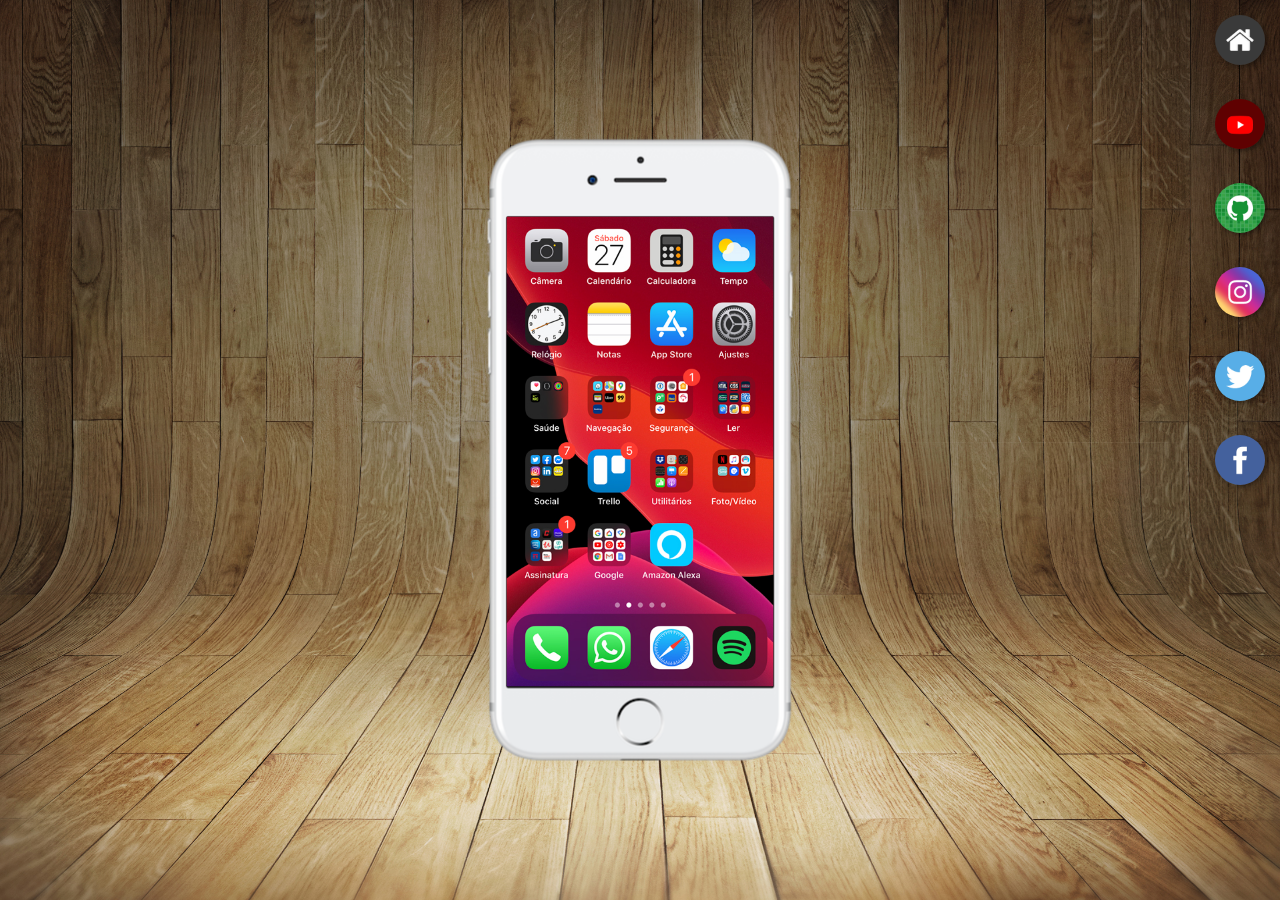
<file: index.html>
<!DOCTYPE html>
<html lang="pt-br">
<head>
    <meta charset="UTF-8">
    <meta http-equiv="X-UA-Compatible" content="IE=edge">
    <meta name="viewport" content="width=device-width, initial-scale=1.0">
    <title>Projeto Redes Sociais</title>
    <link rel="shortcut icon" href="pacote-d013/imagens/favicon.ico" type="image/x-icon">
    <link rel="stylesheet" href="estilos/styles.css">
</head>
<body>
    <main>
        <section id="telefone">
            <iframe src="home.html" frameborder="0" name="tela" id="tela">
                Seu navegador não é compativél com isso.
            </iframe>
        </section>
        <section id="redes-sociais">
            
                <a href="home.html" target="tela">
                    <img src="pacote-d013/imagens/logo-home.jpg" alt="home">
                </a>
                <a href="youtube.html" target="tela">
                    <img src="pacote-d013/imagens/logo-youtube.jpg" alt="youtube">
                </a>
                <a href="github.html" target="tela">
                    <img src="pacote-d013/imagens/logo-github.jpg" alt="github">
                </a>
                
                <a href="instagram.html" target="tela">
                    <img src="pacote-d013/imagens/logo-instagram.jpg" alt="instagram">
                </a>
                <a href="twitter.html" target="tela">
                    <img src="pacote-d013/imagens/logo-twitter.jpg" alt="twitter">
                </a>
                <a href="facebook.html" target="tela">
                    <img src="pacote-d013/imagens/logo-facebook.jpg" alt="facebook">
                </a>
            
        </section>
    </main>
</body>
</html>
</file>
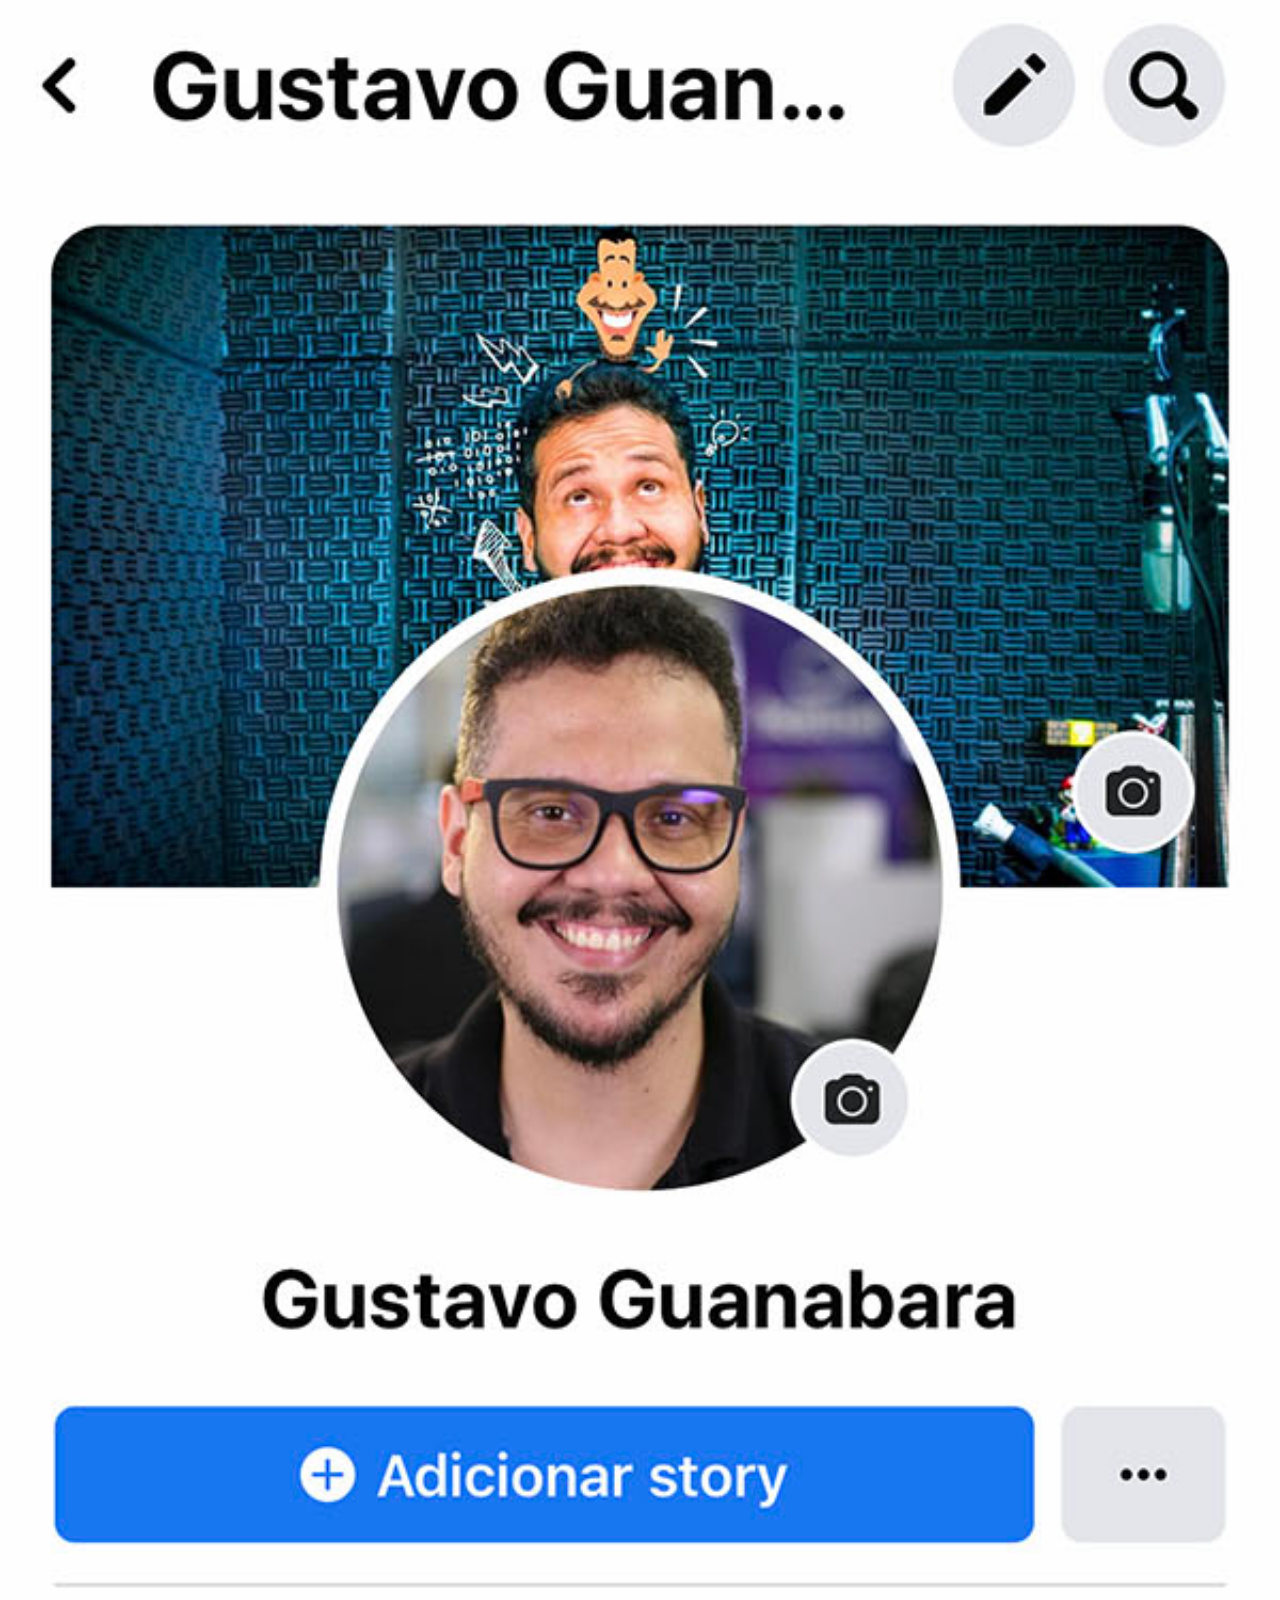
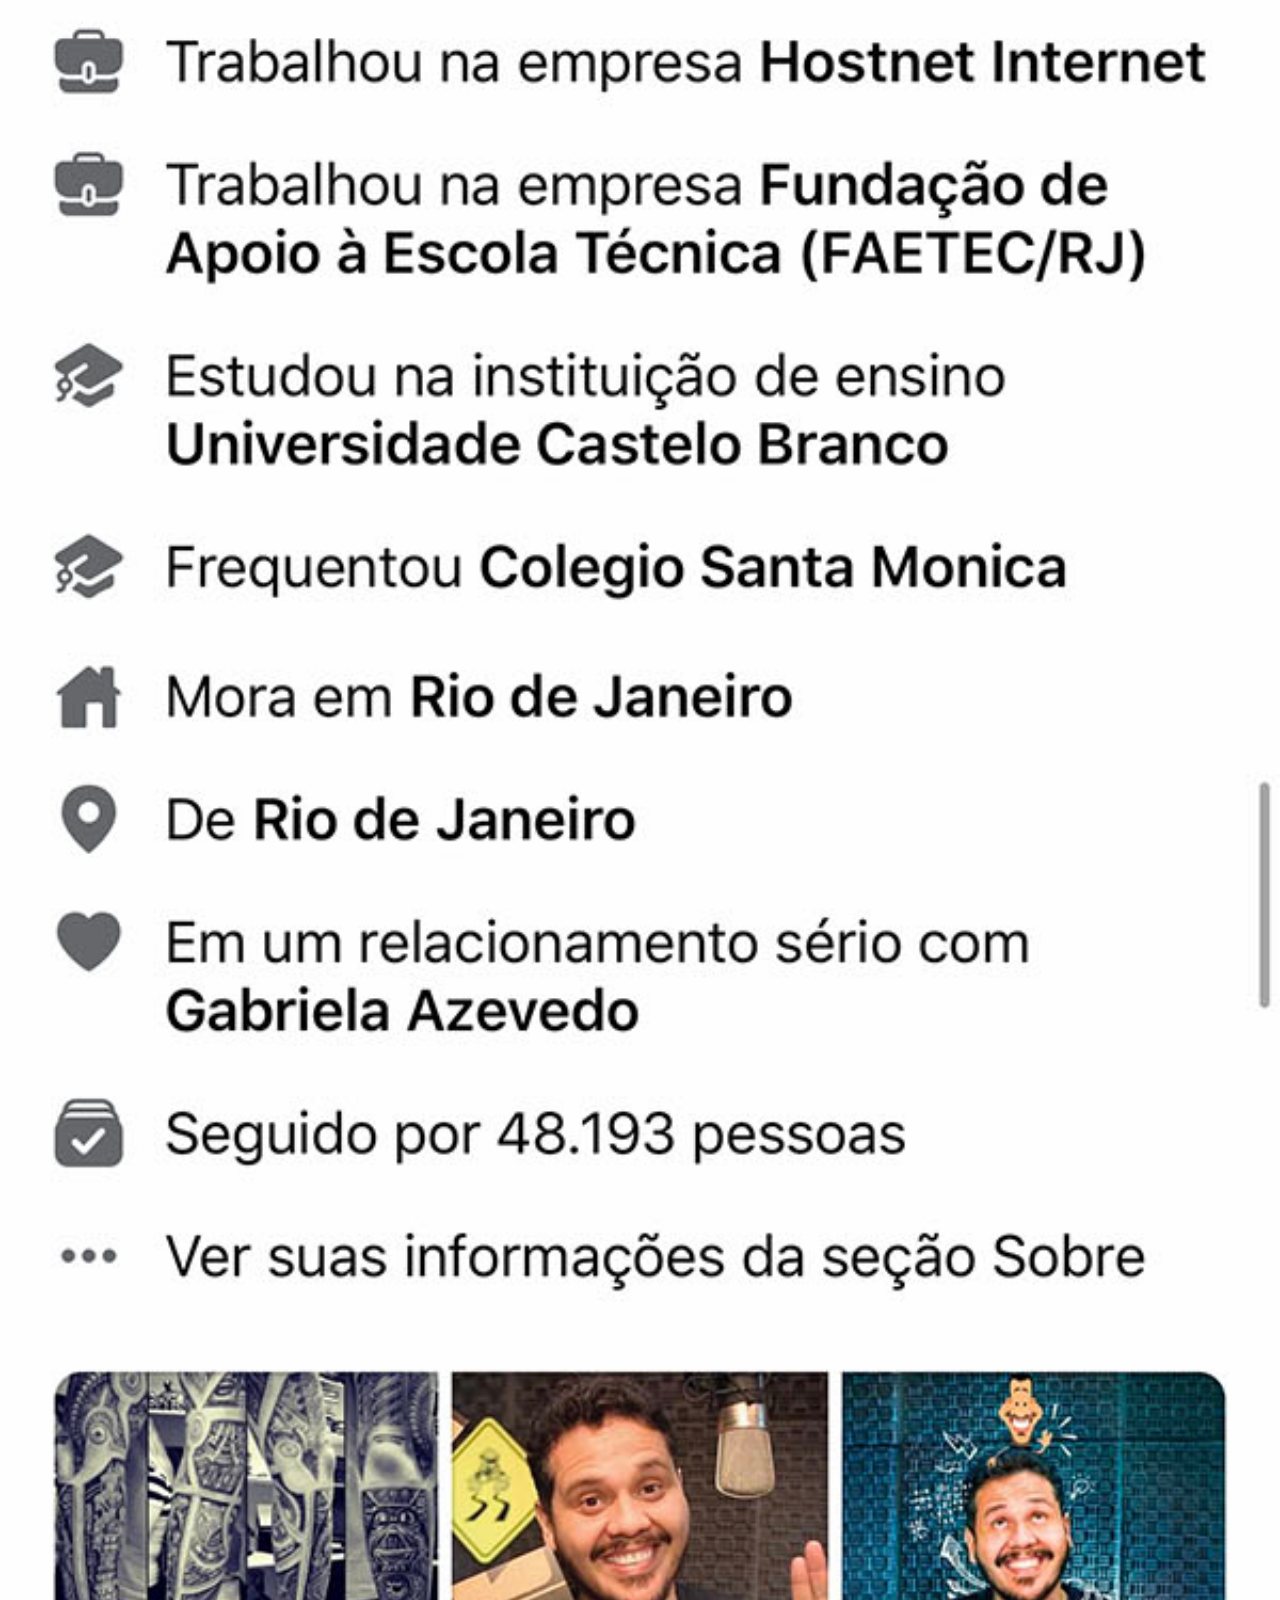
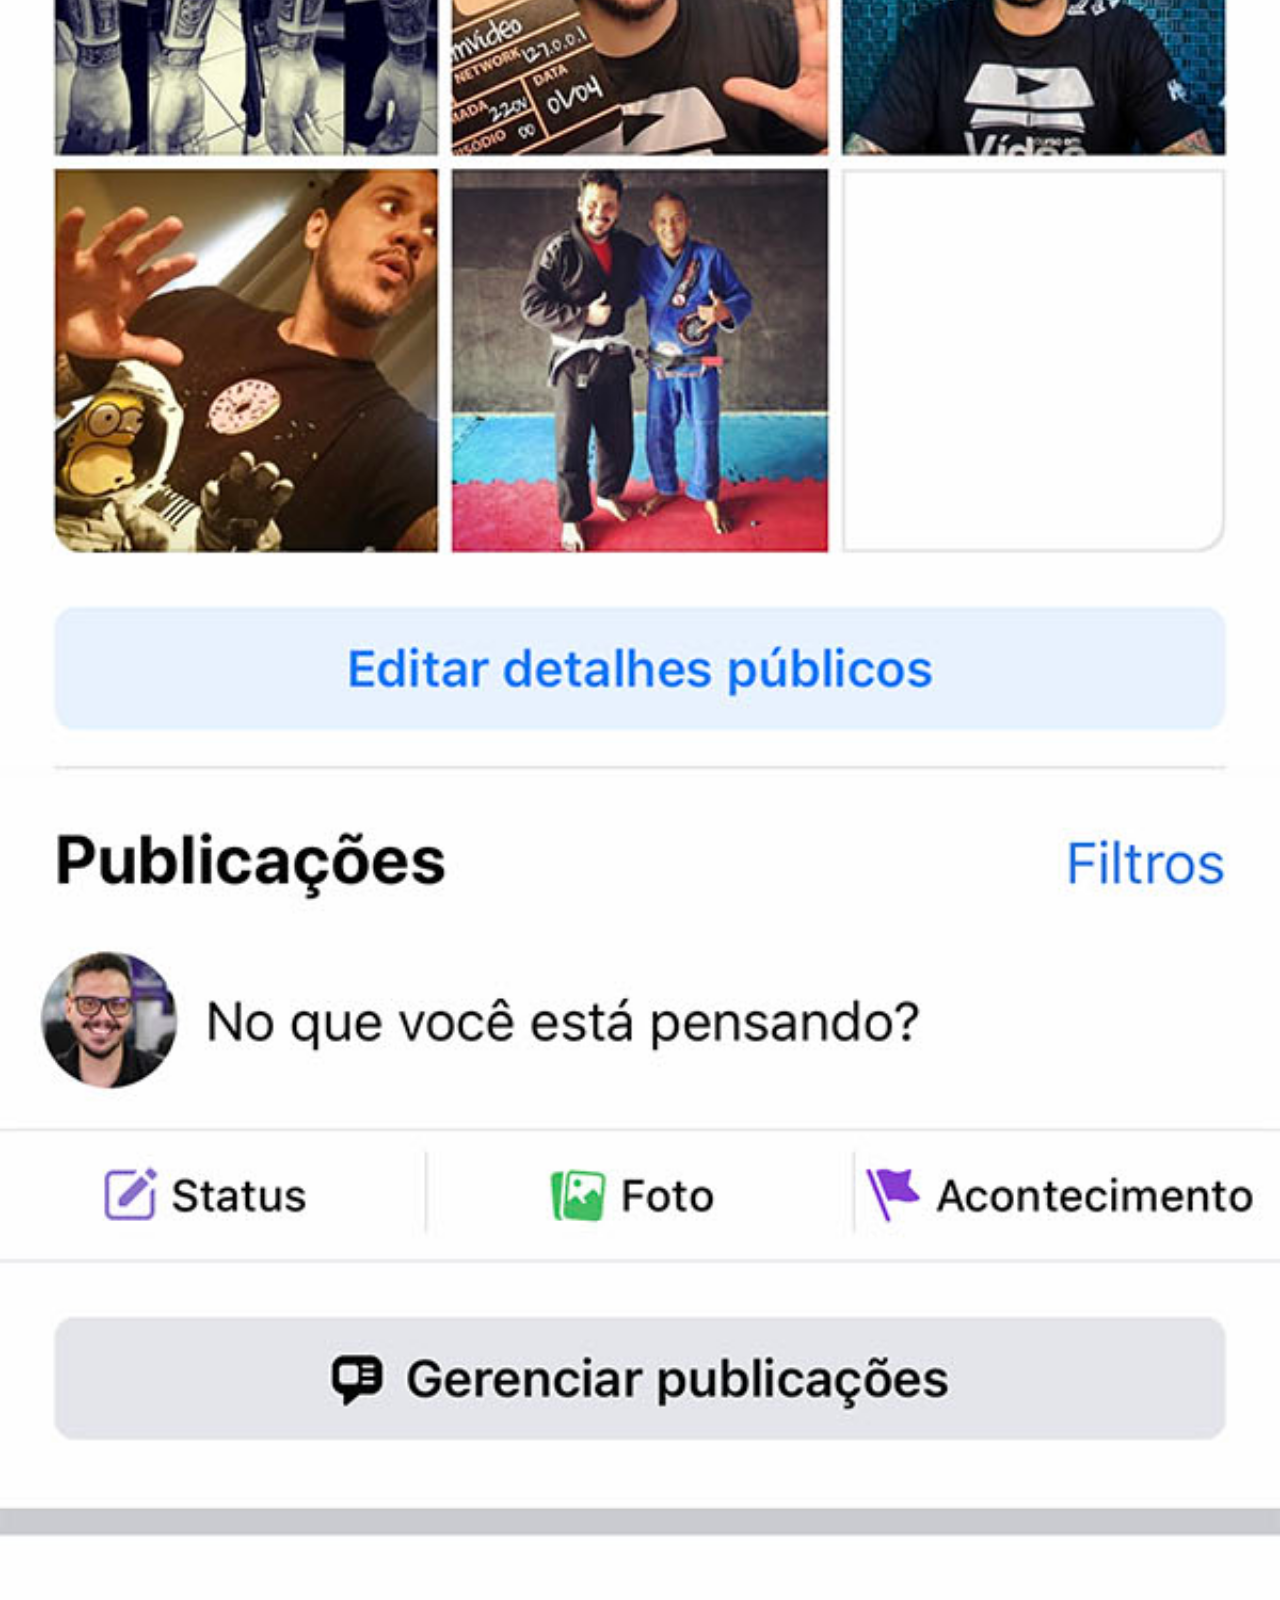
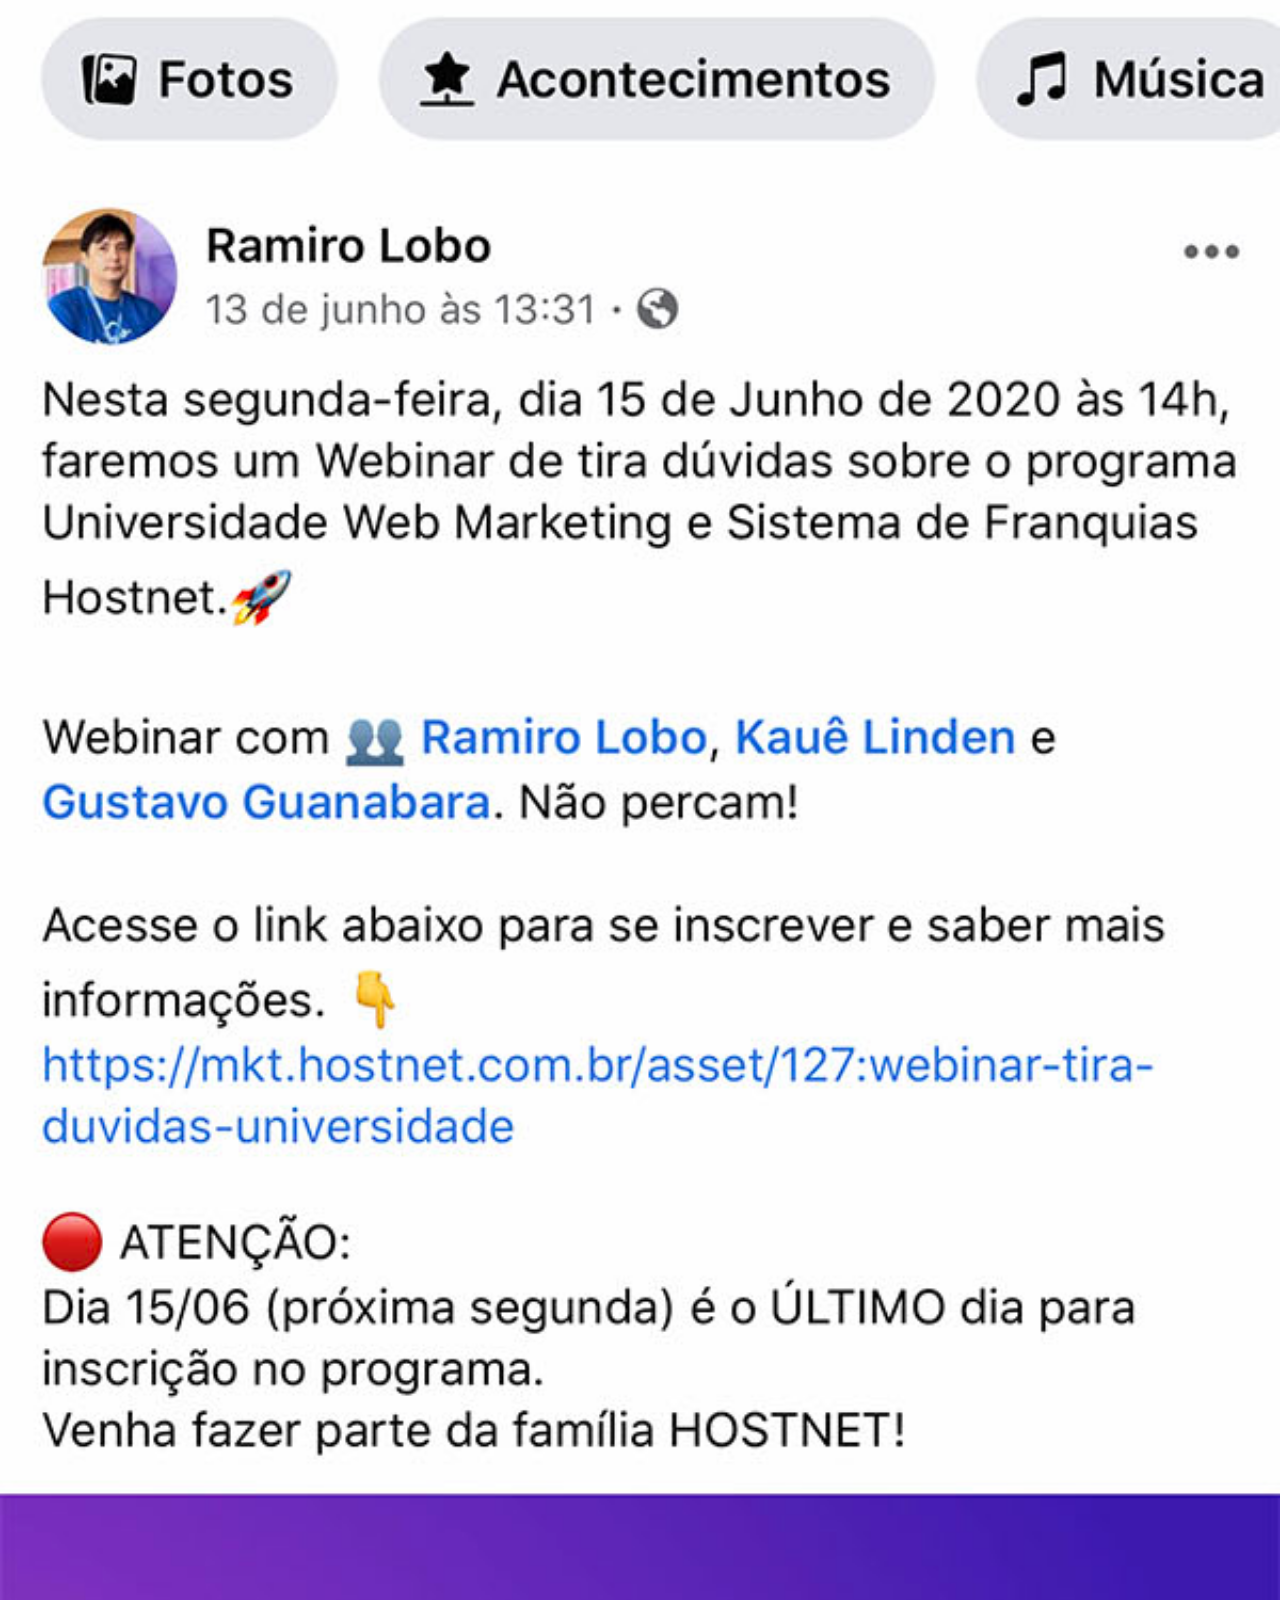
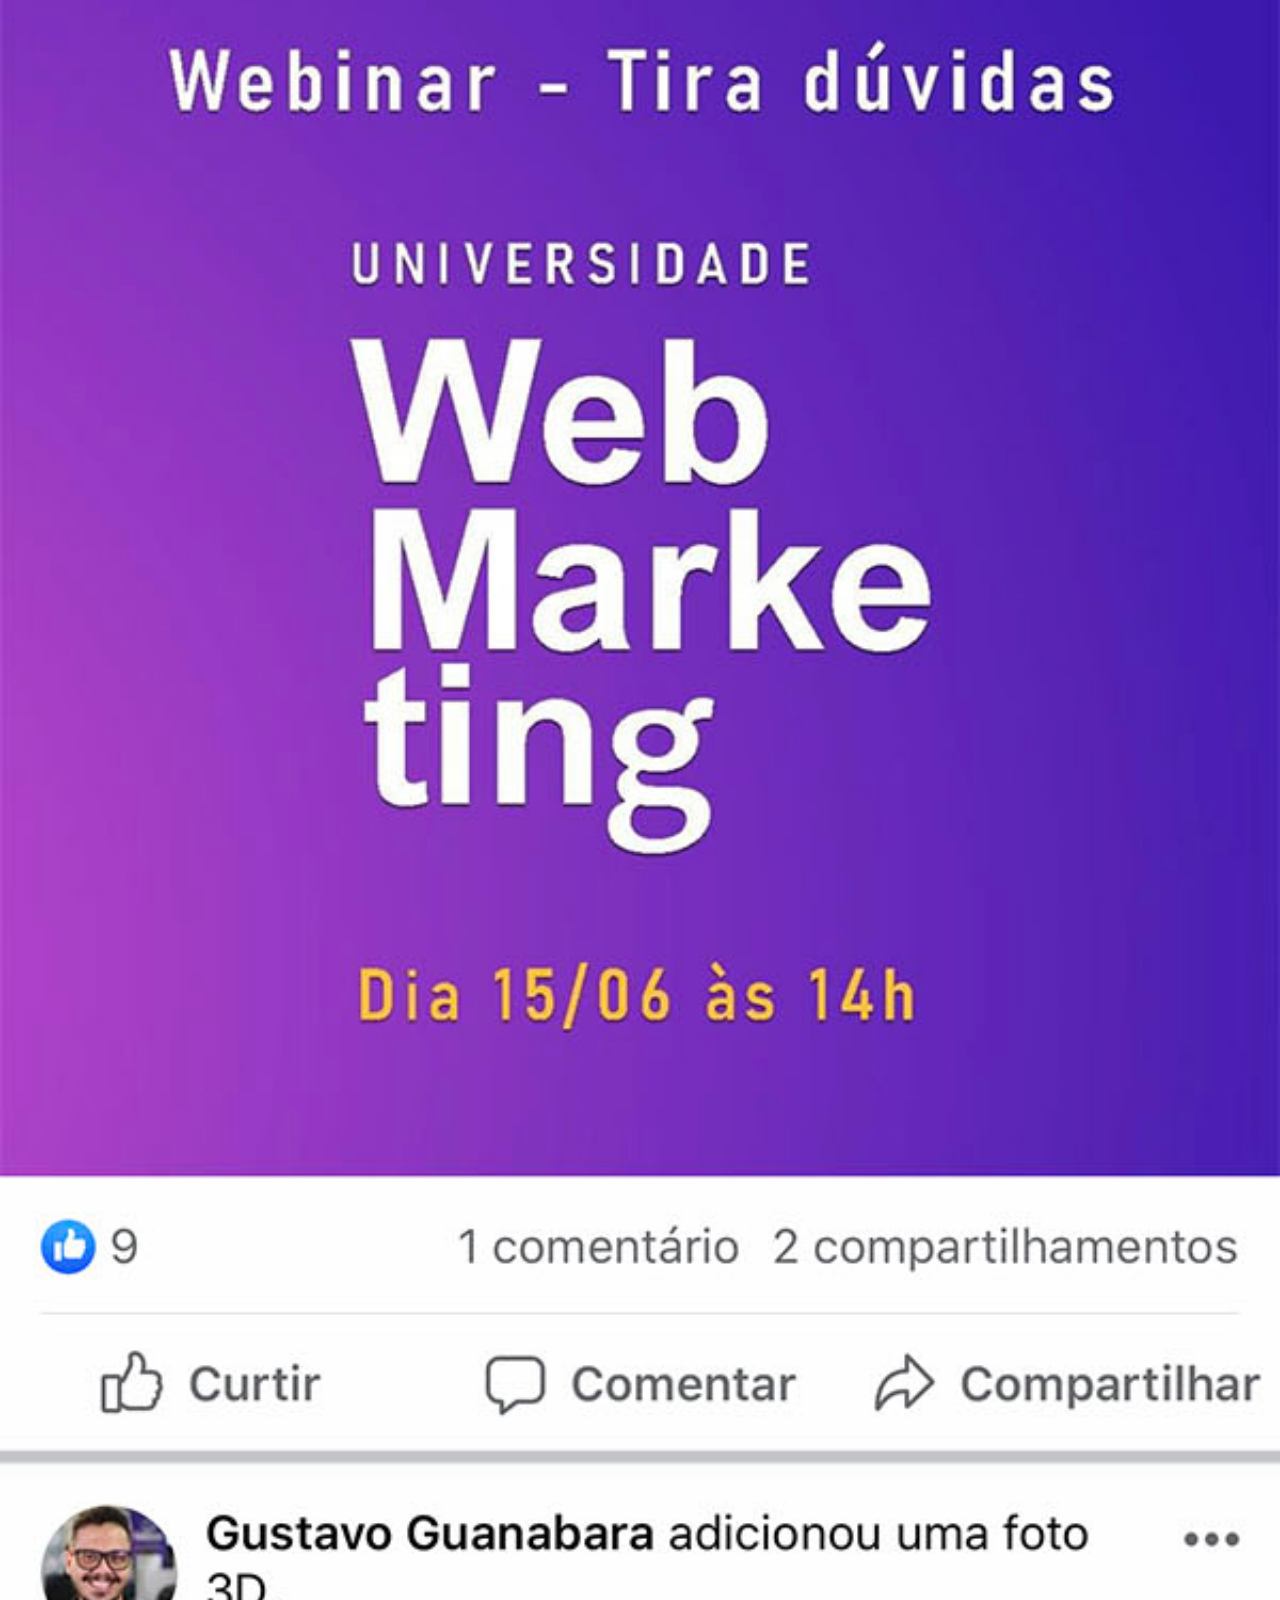
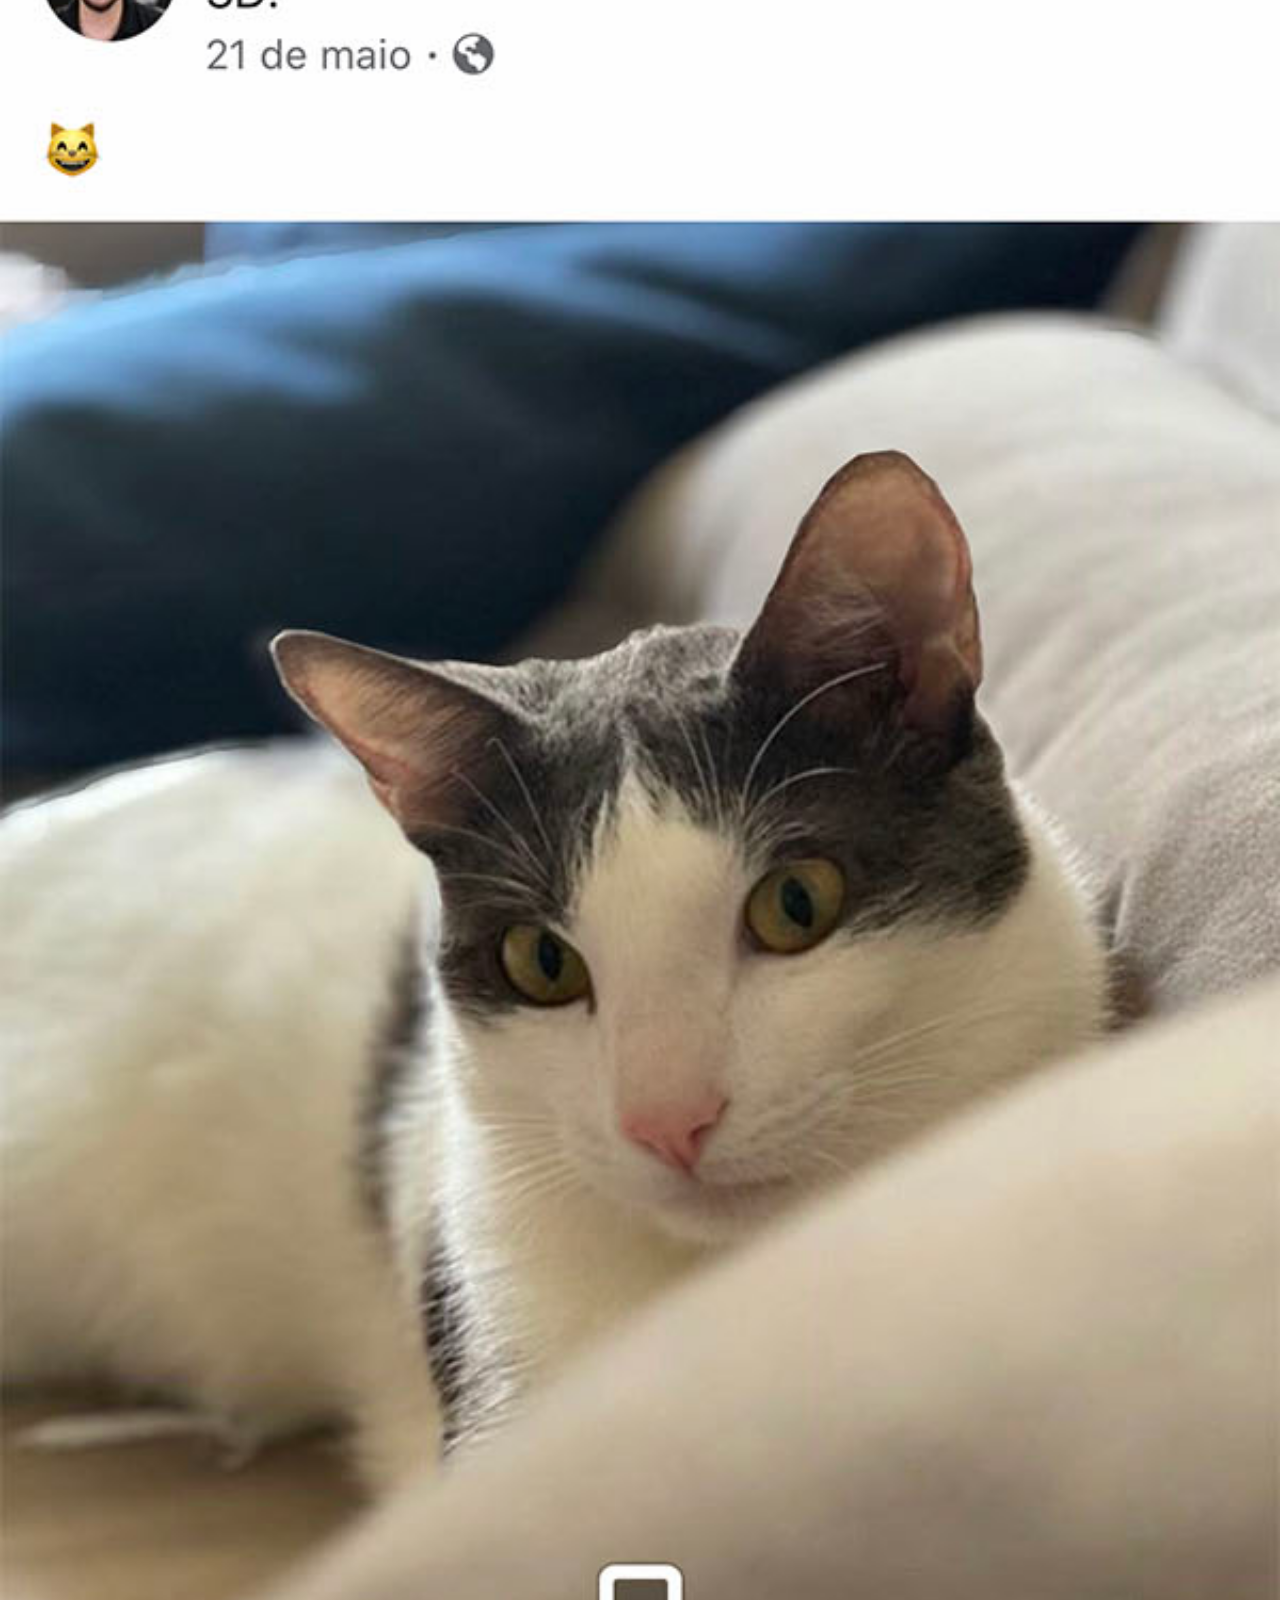
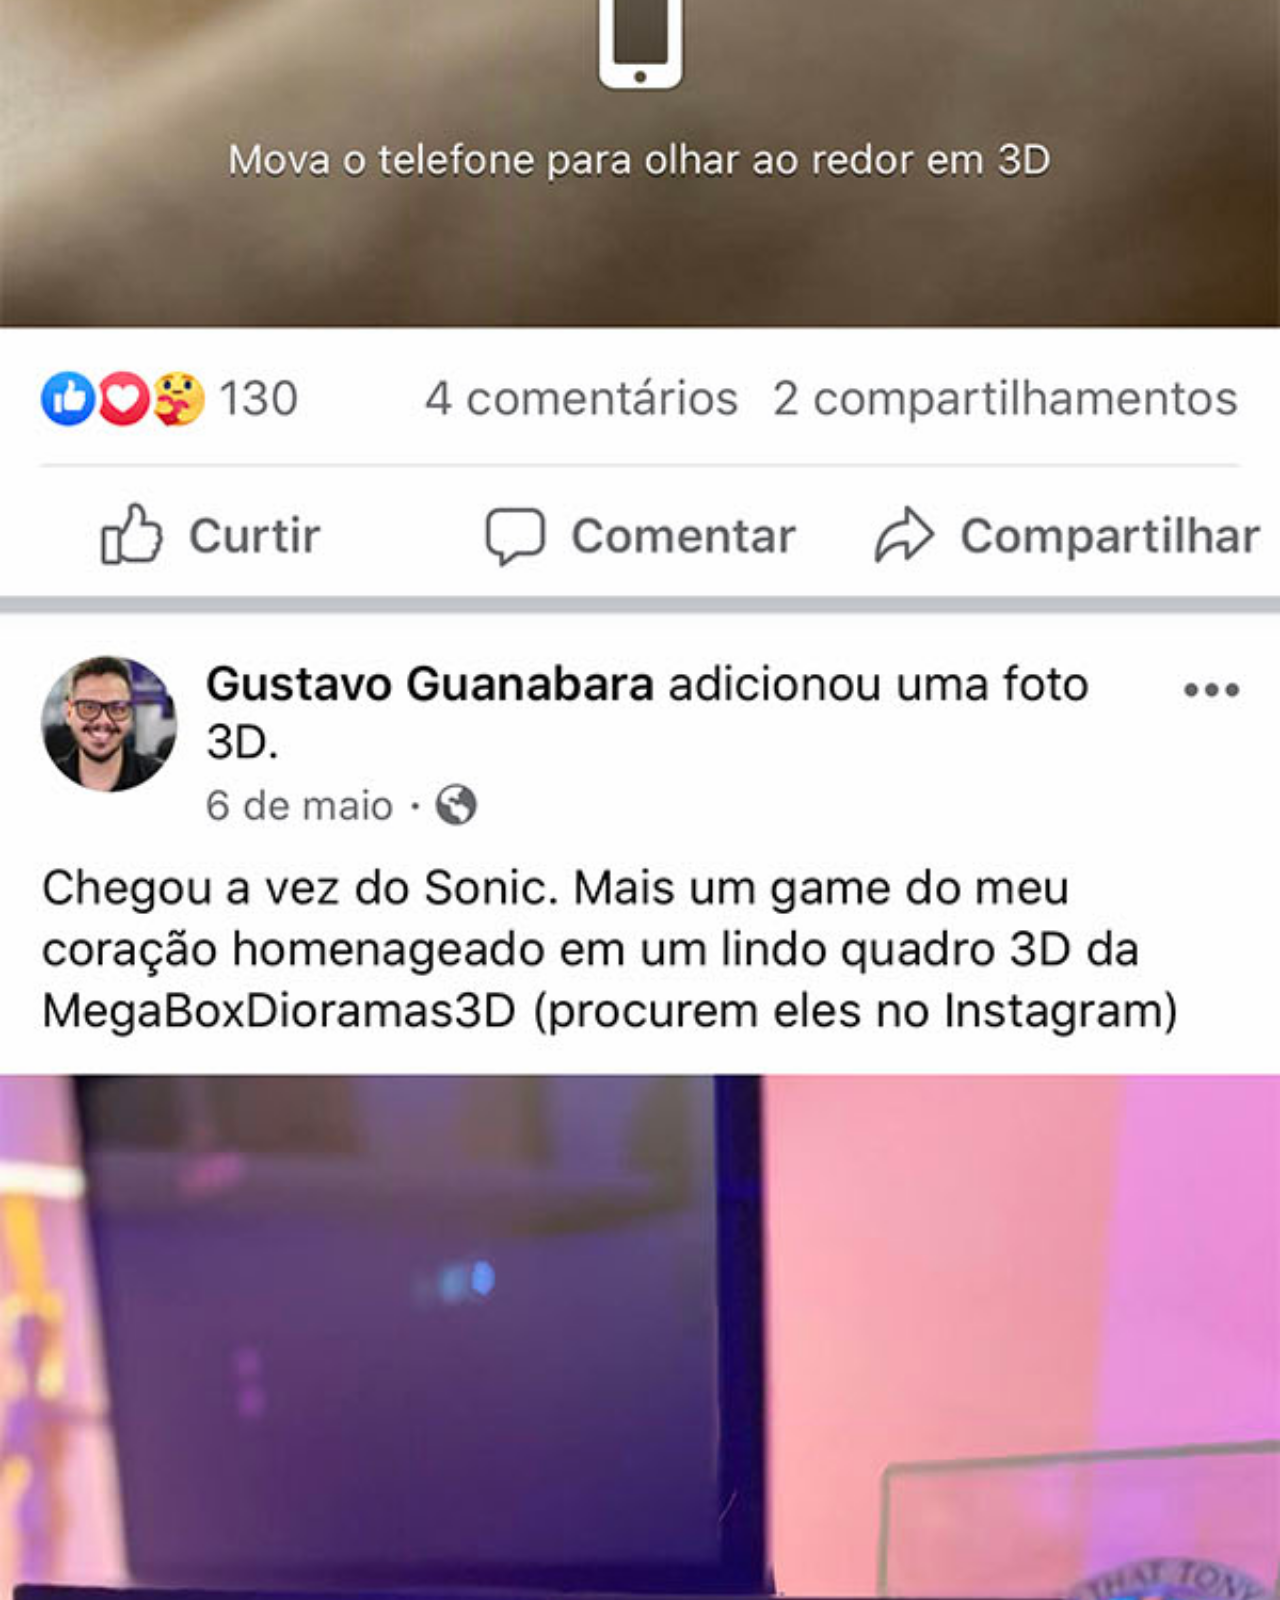
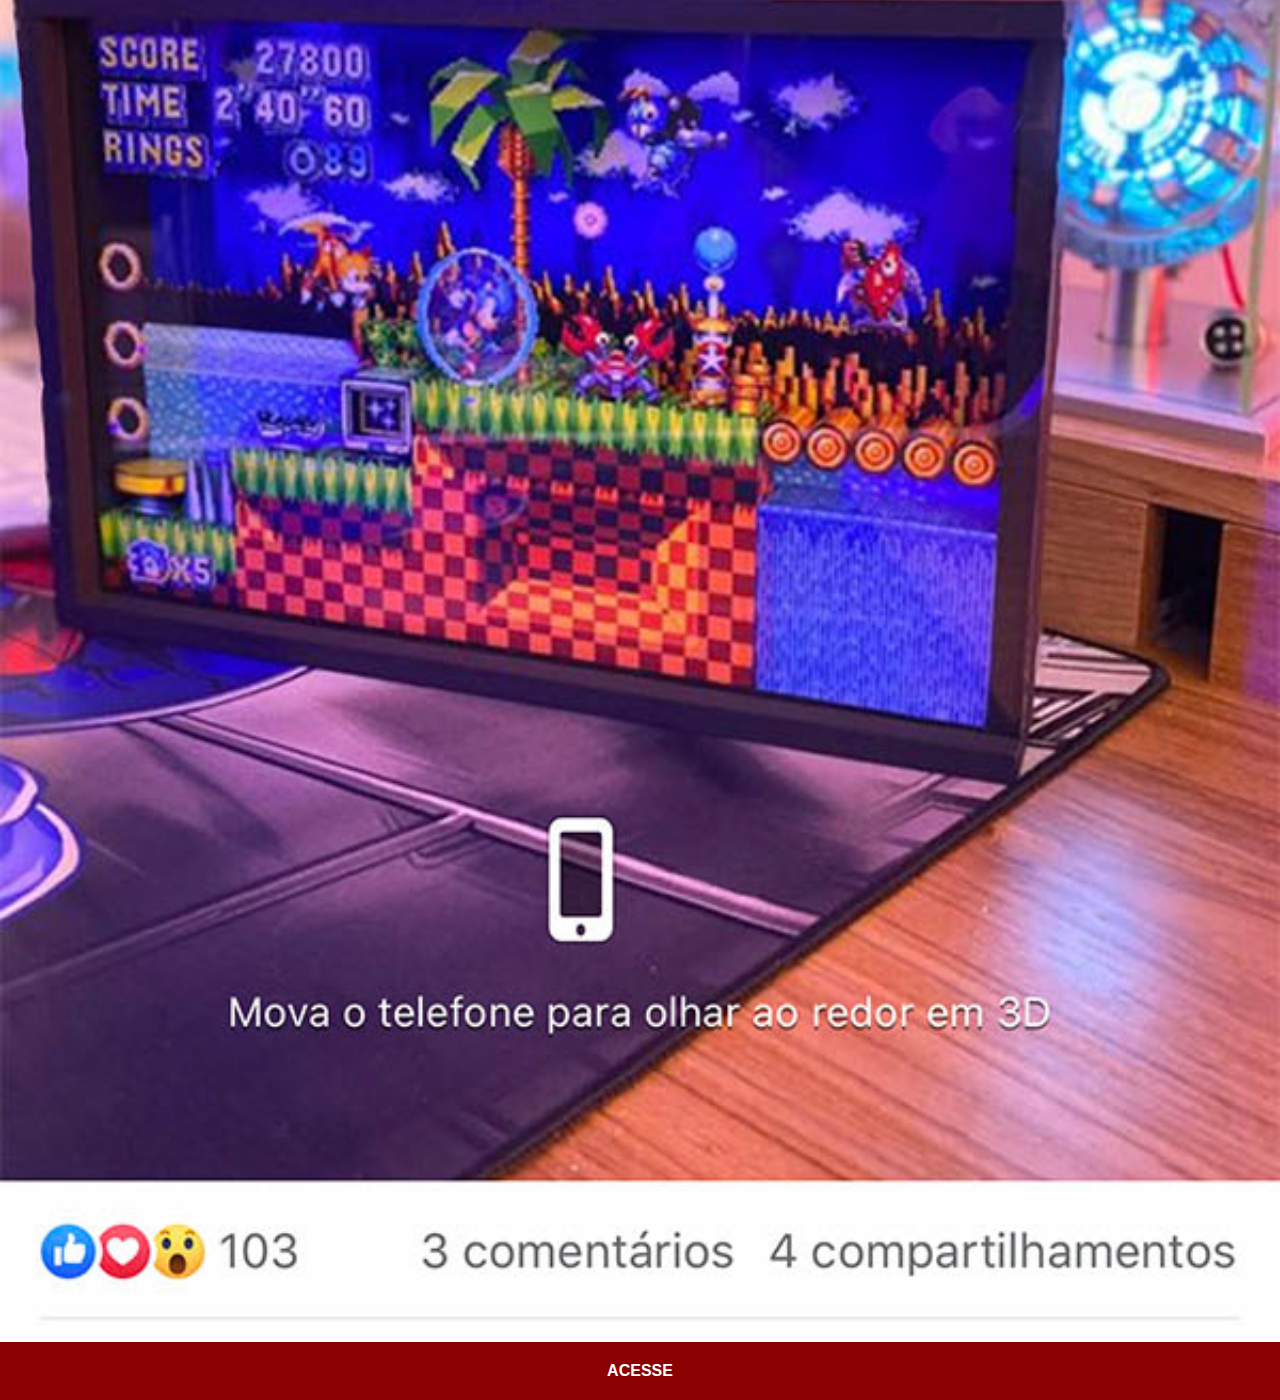
<file: facebook.html>
<!DOCTYPE html>
<html lang="pt-br">
<head>
    <meta charset="UTF-8">
    <meta http-equiv="X-UA-Compatible" content="IE=edge">
    <meta name="viewport" content="width=device-width, initial-scale=1.0">
    <title>Facebook</title>
    <link rel="stylesheet" href="estilos/social.css">
</head>
<body>
    <img src="pacote-d013/imagens/tela-facebook.jpg" alt="facebook">
    <a href="https://www.facebook.com/gustavoguanabara" target="_blank">
        ACESSE
    </a>
</body>
</html>
</file>
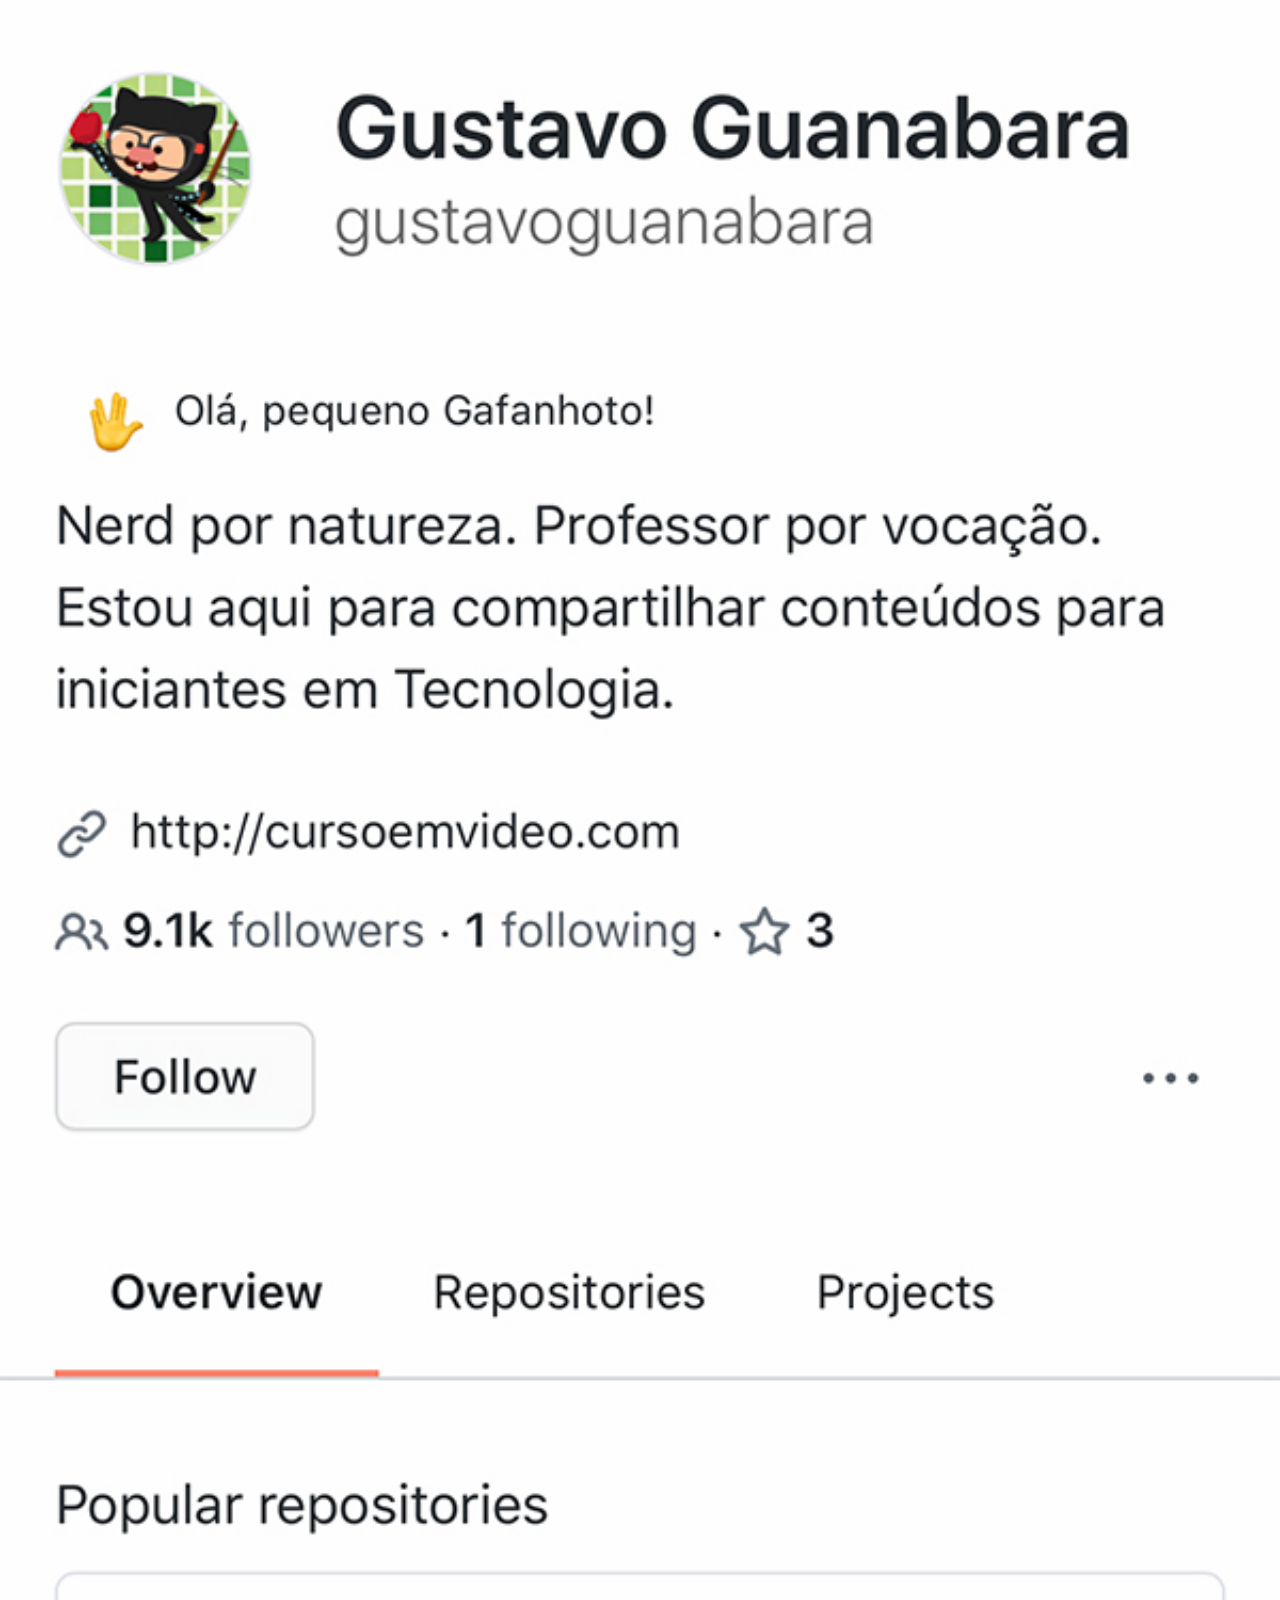
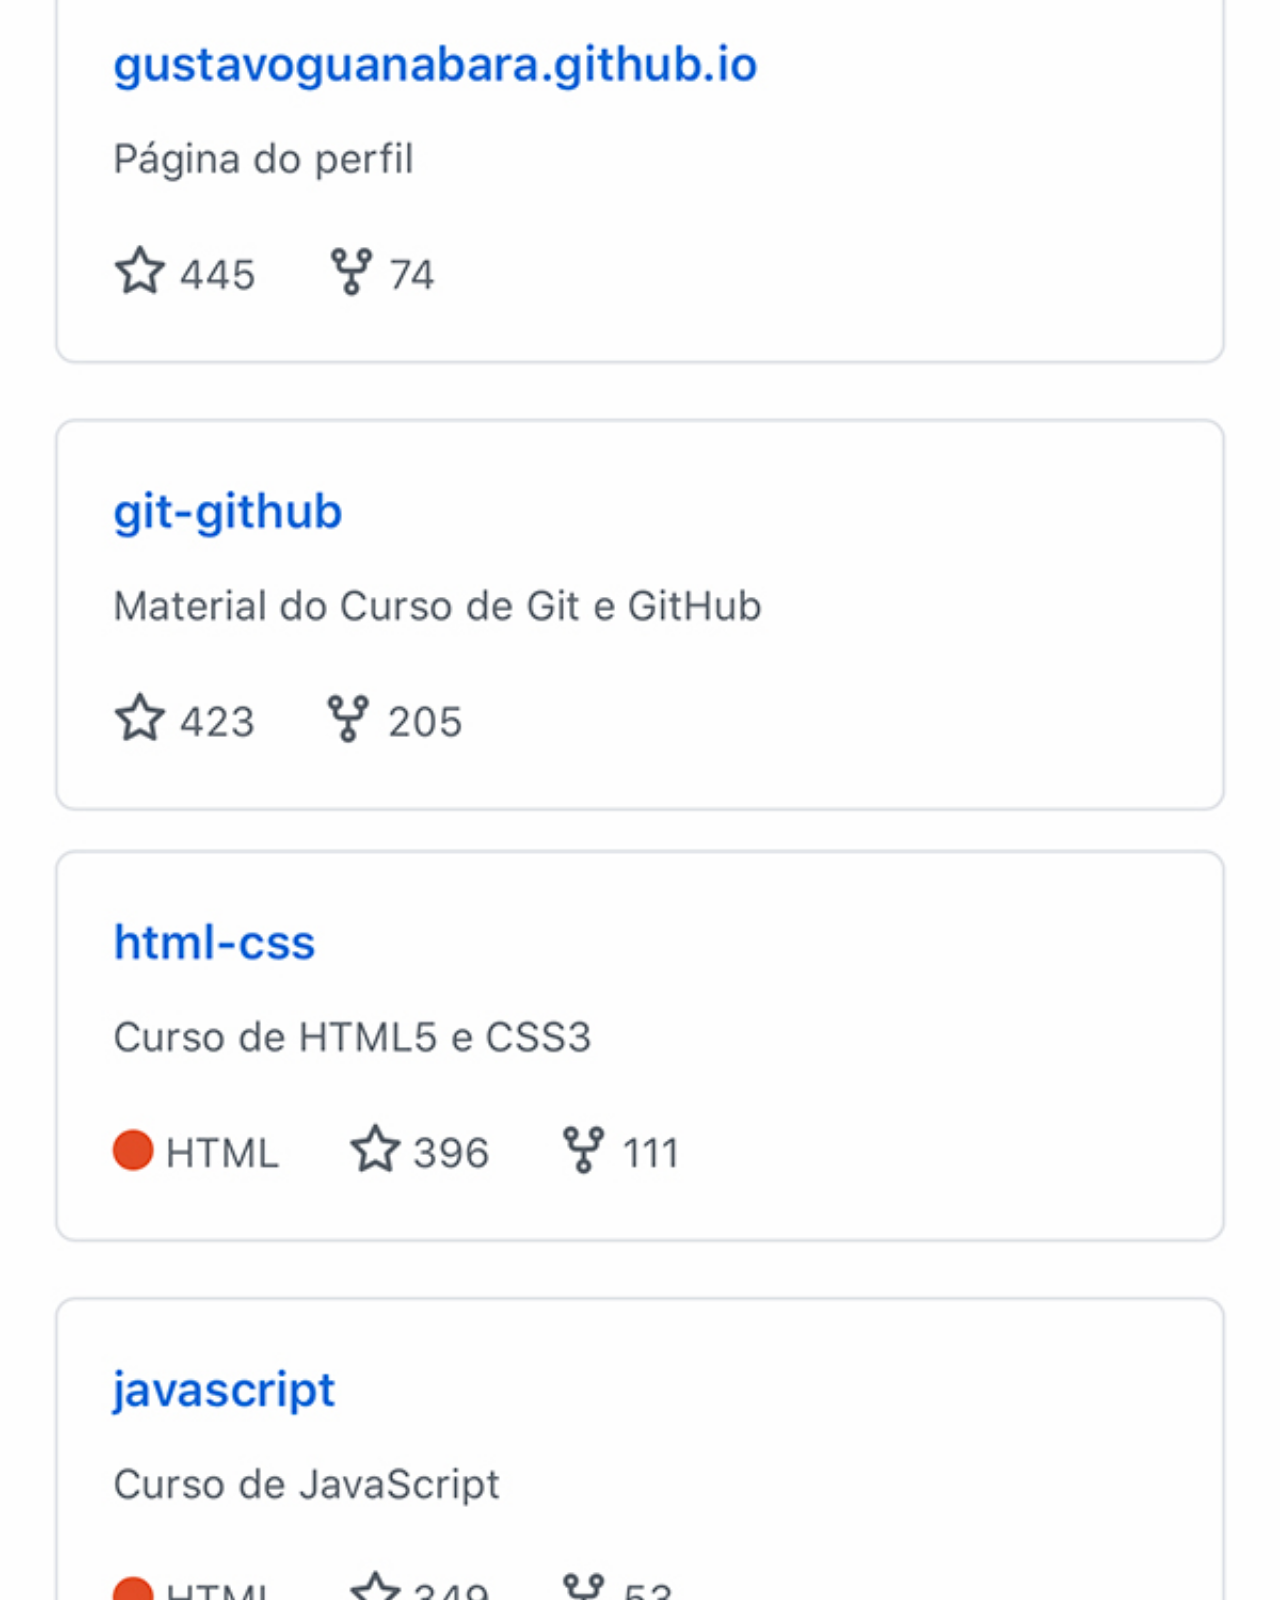
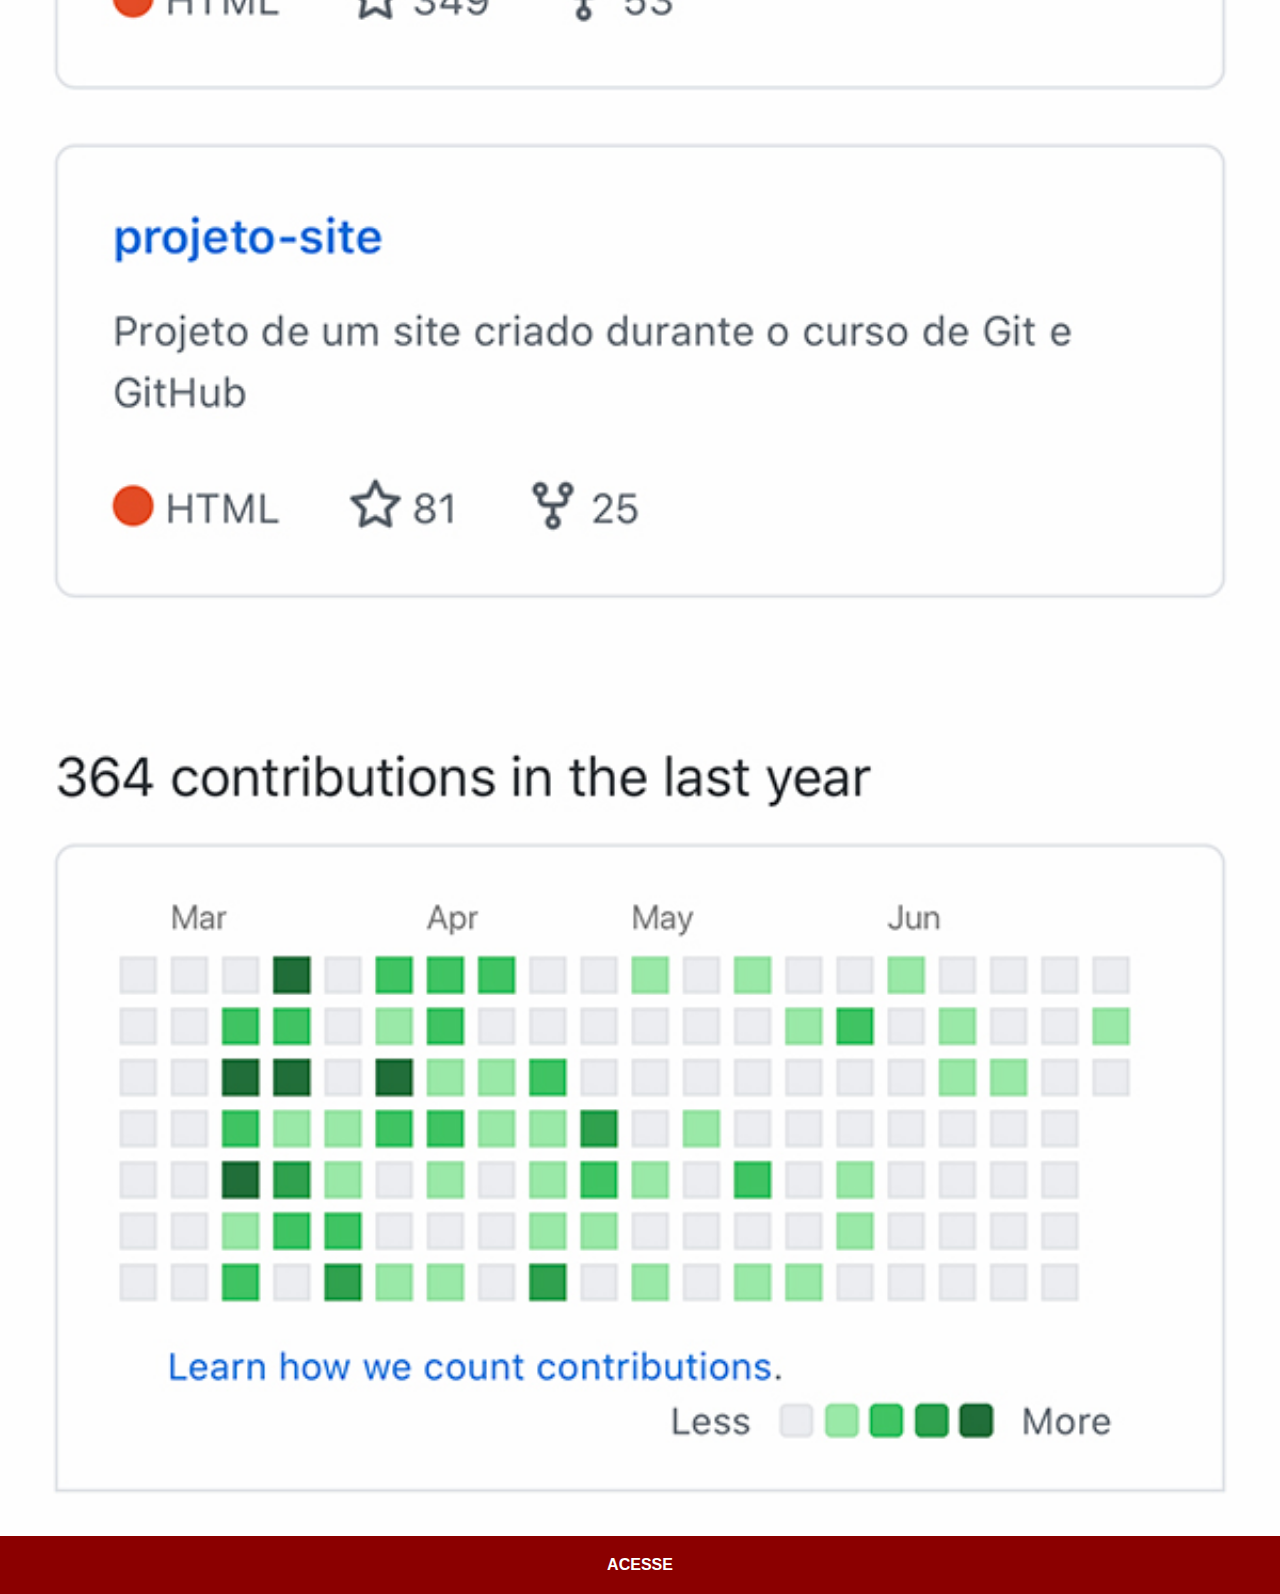
<file: github.html>
<!DOCTYPE html>
<html lang="pt-br">
<head>
    <meta charset="UTF-8">
    <meta http-equiv="X-UA-Compatible" content="IE=edge">
    <meta name="viewport" content="width=device-width, initial-scale=1.0">
    <title>Github</title>
    <link rel="stylesheet" href="estilos/social.css">
</head>
<body>
    <img src="pacote-d013/imagens/tela-github.jpg" alt="github">
    <a href="https://github.com/professorguanabara" target="_blank">
        ACESSE
    </a>
</body>
</html>
</file>
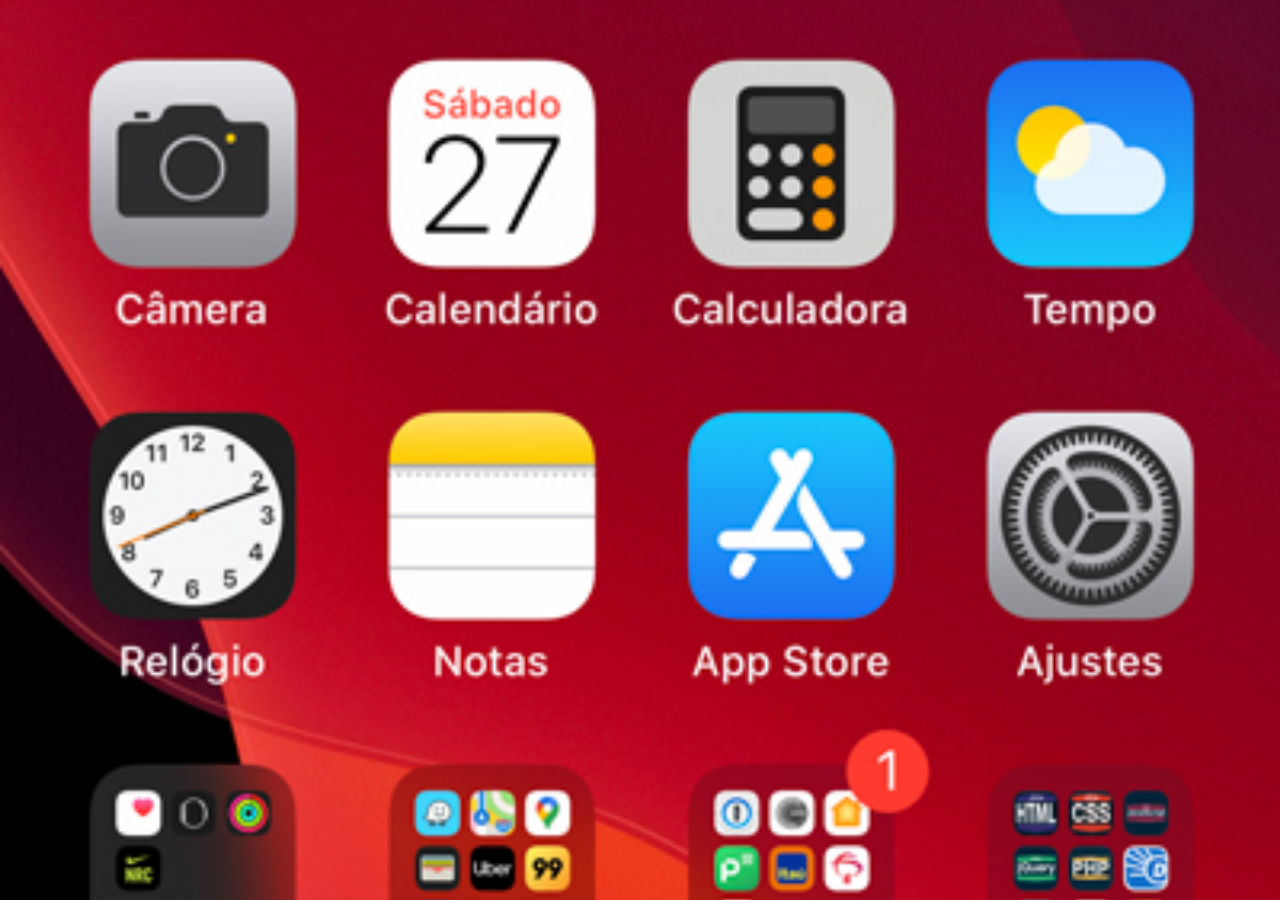
<file: home.html>
<!DOCTYPE html>
<html lang="pt-br">
<head>
    <meta charset="UTF-8">
    <meta http-equiv="X-UA-Compatible" content="IE=edge">
    <meta name="viewport" content="width=device-width, initial-scale=1.0">
    <title>Home</title>
    <style>
        *{
            margin: 0px;
            padding: 0px;
        }

        body{
            width: 100vw;
            height: 100vh;
            background: black url(pacote-d013/imagens/tela-home.jpg) top center no-repeat;
            background-size: cover;
        }
    </style>
</head>
<body>
    
</body>
</html>
</file>
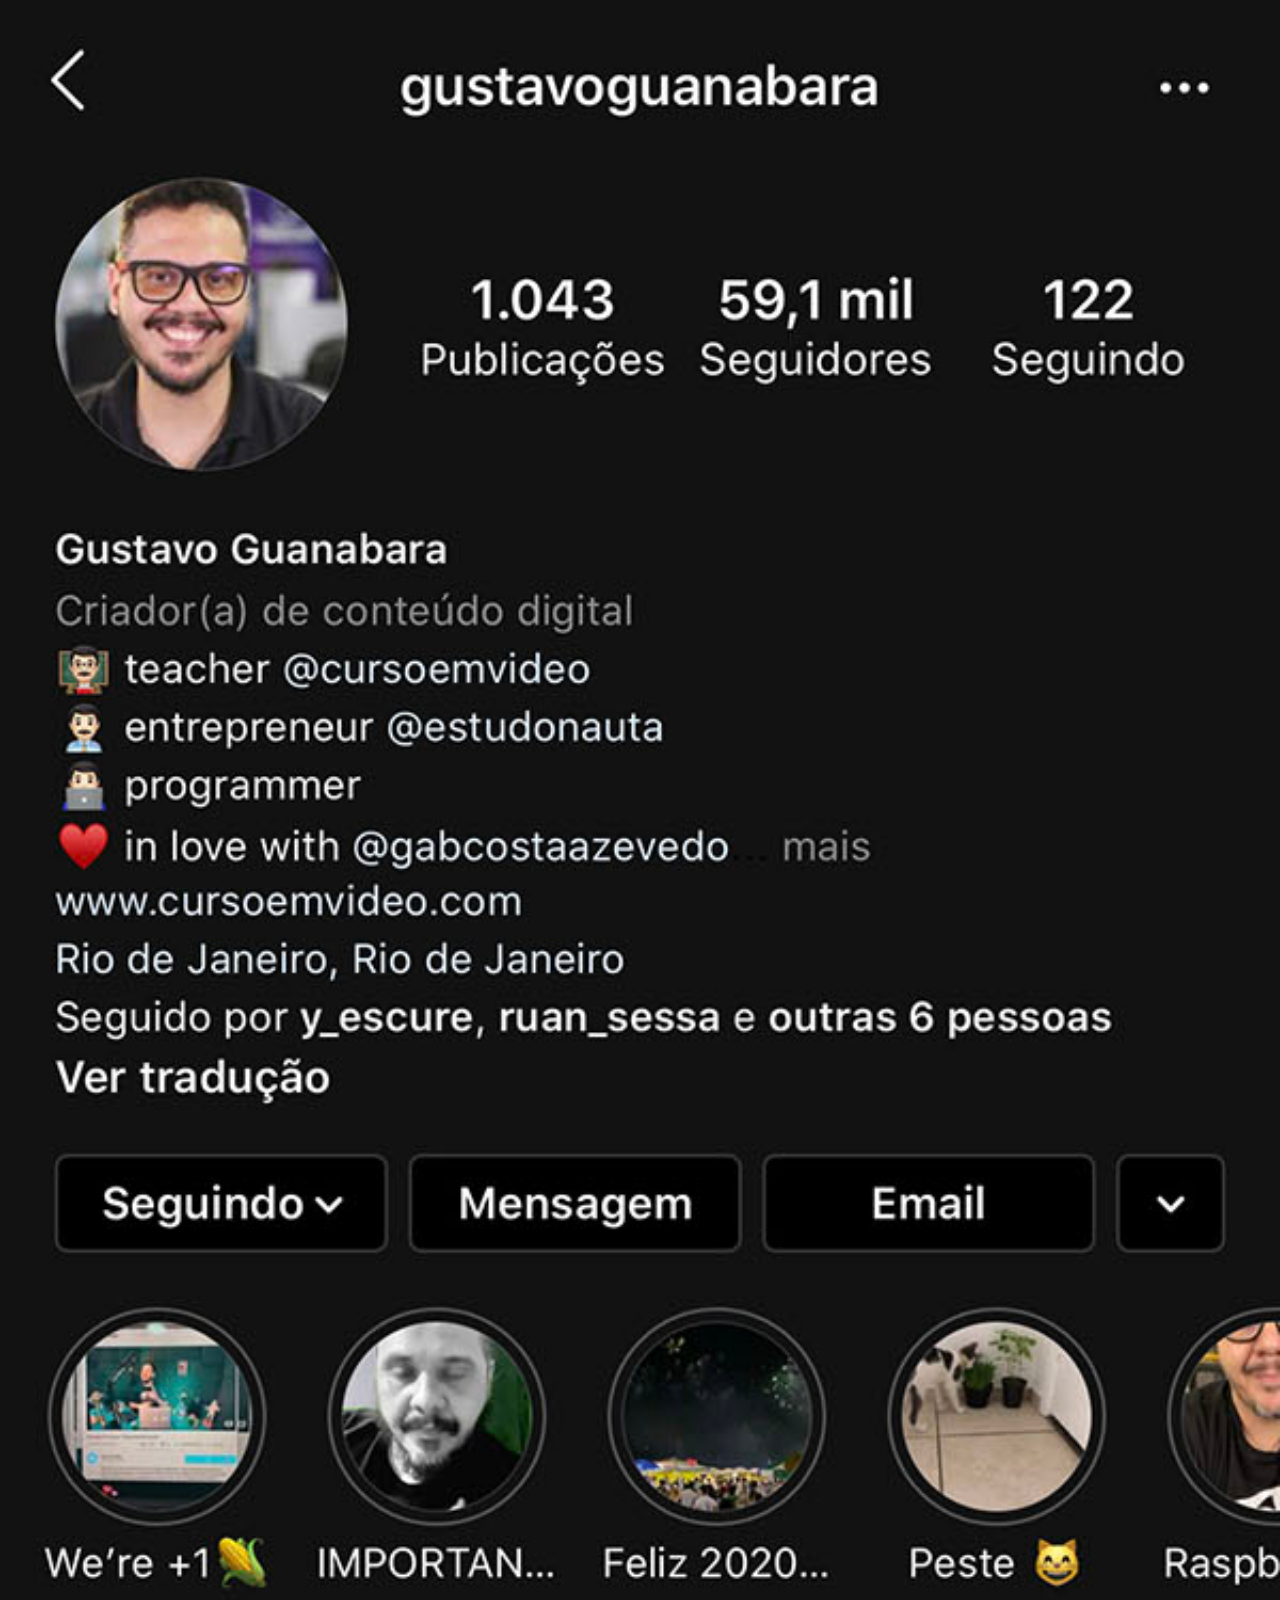
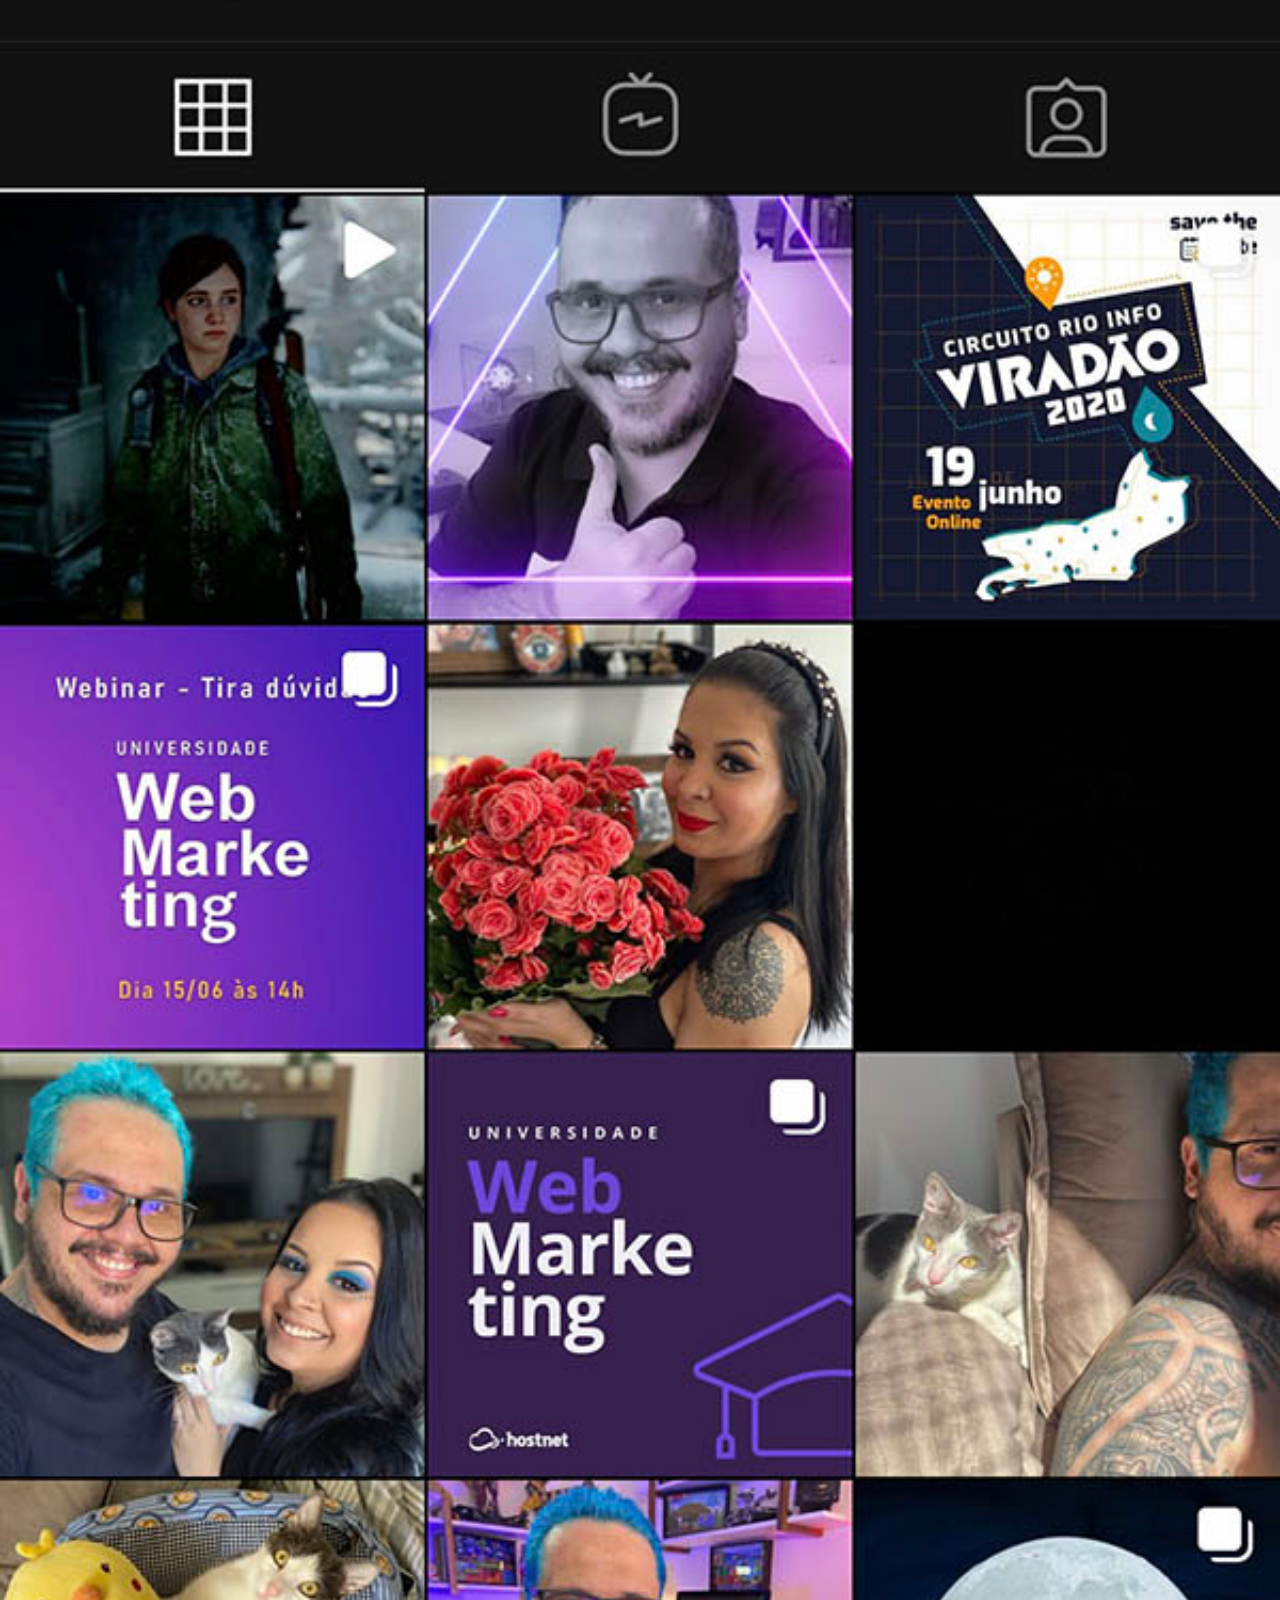
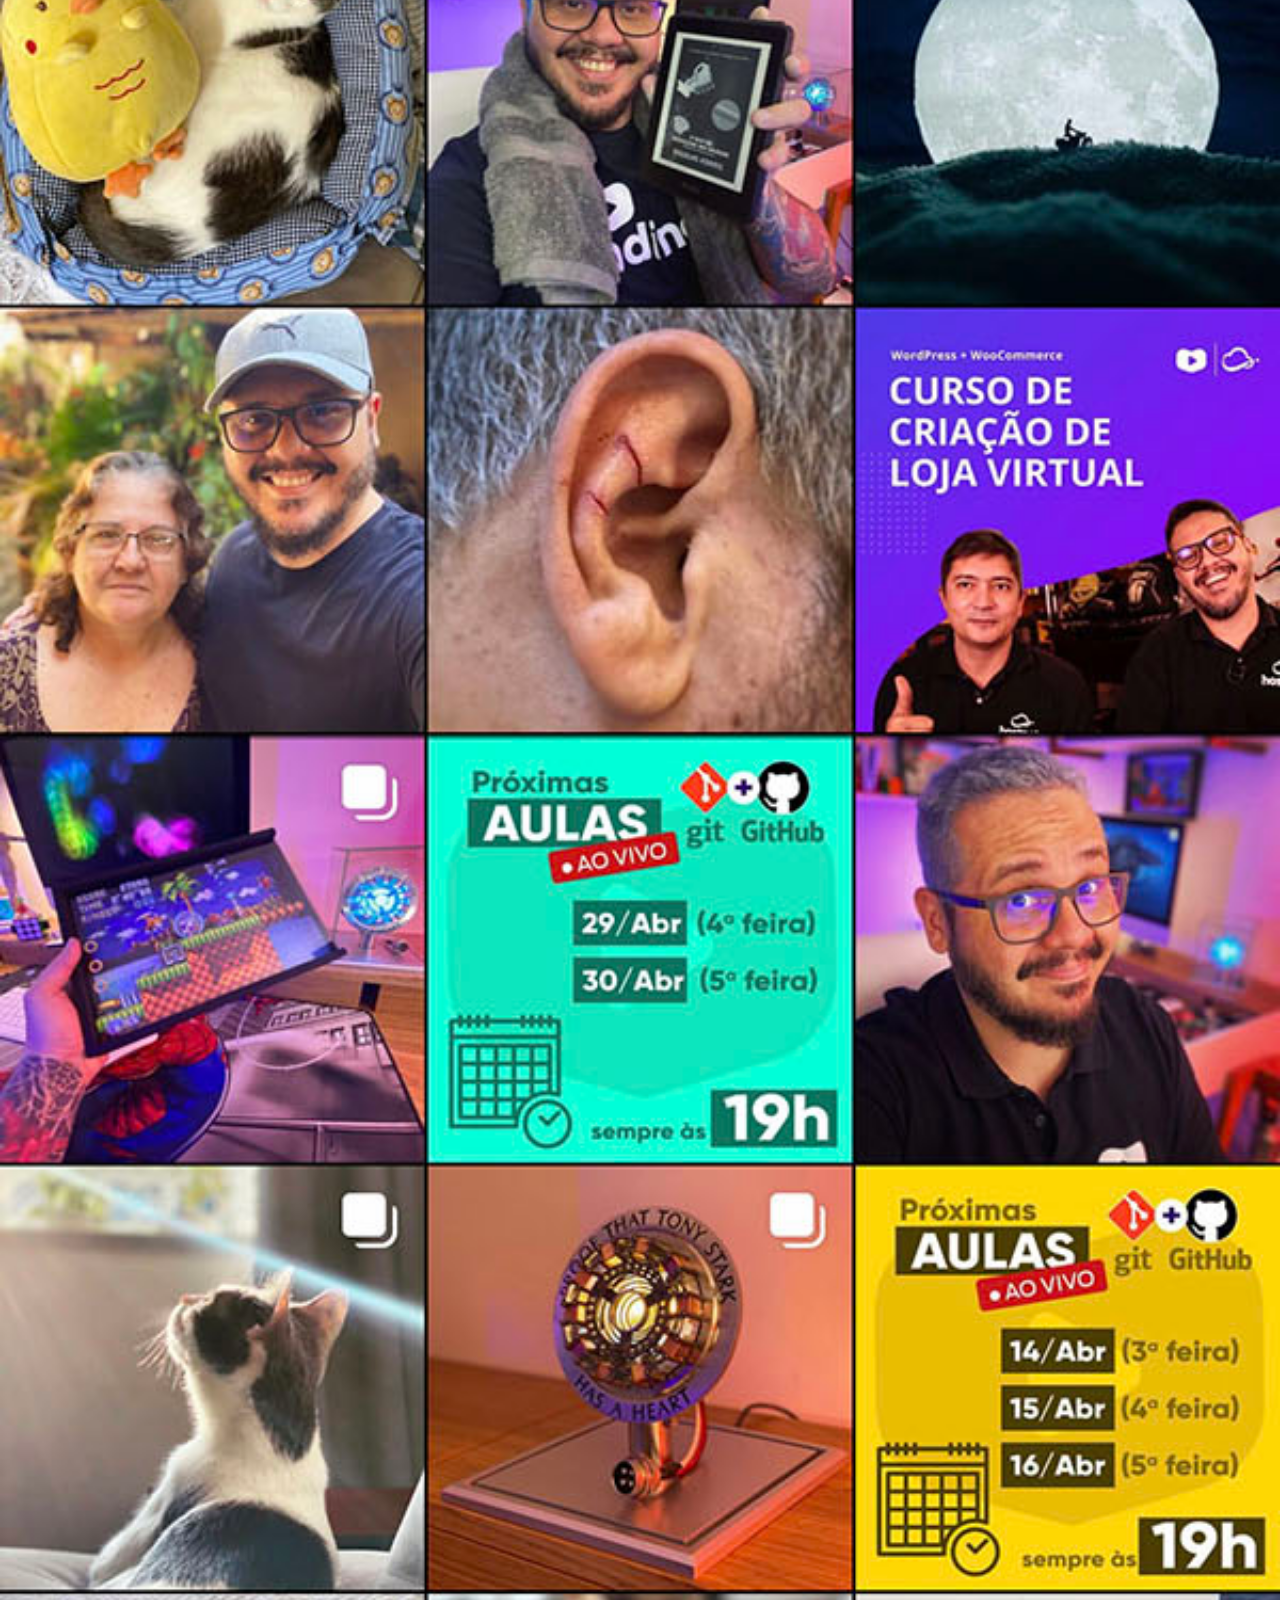
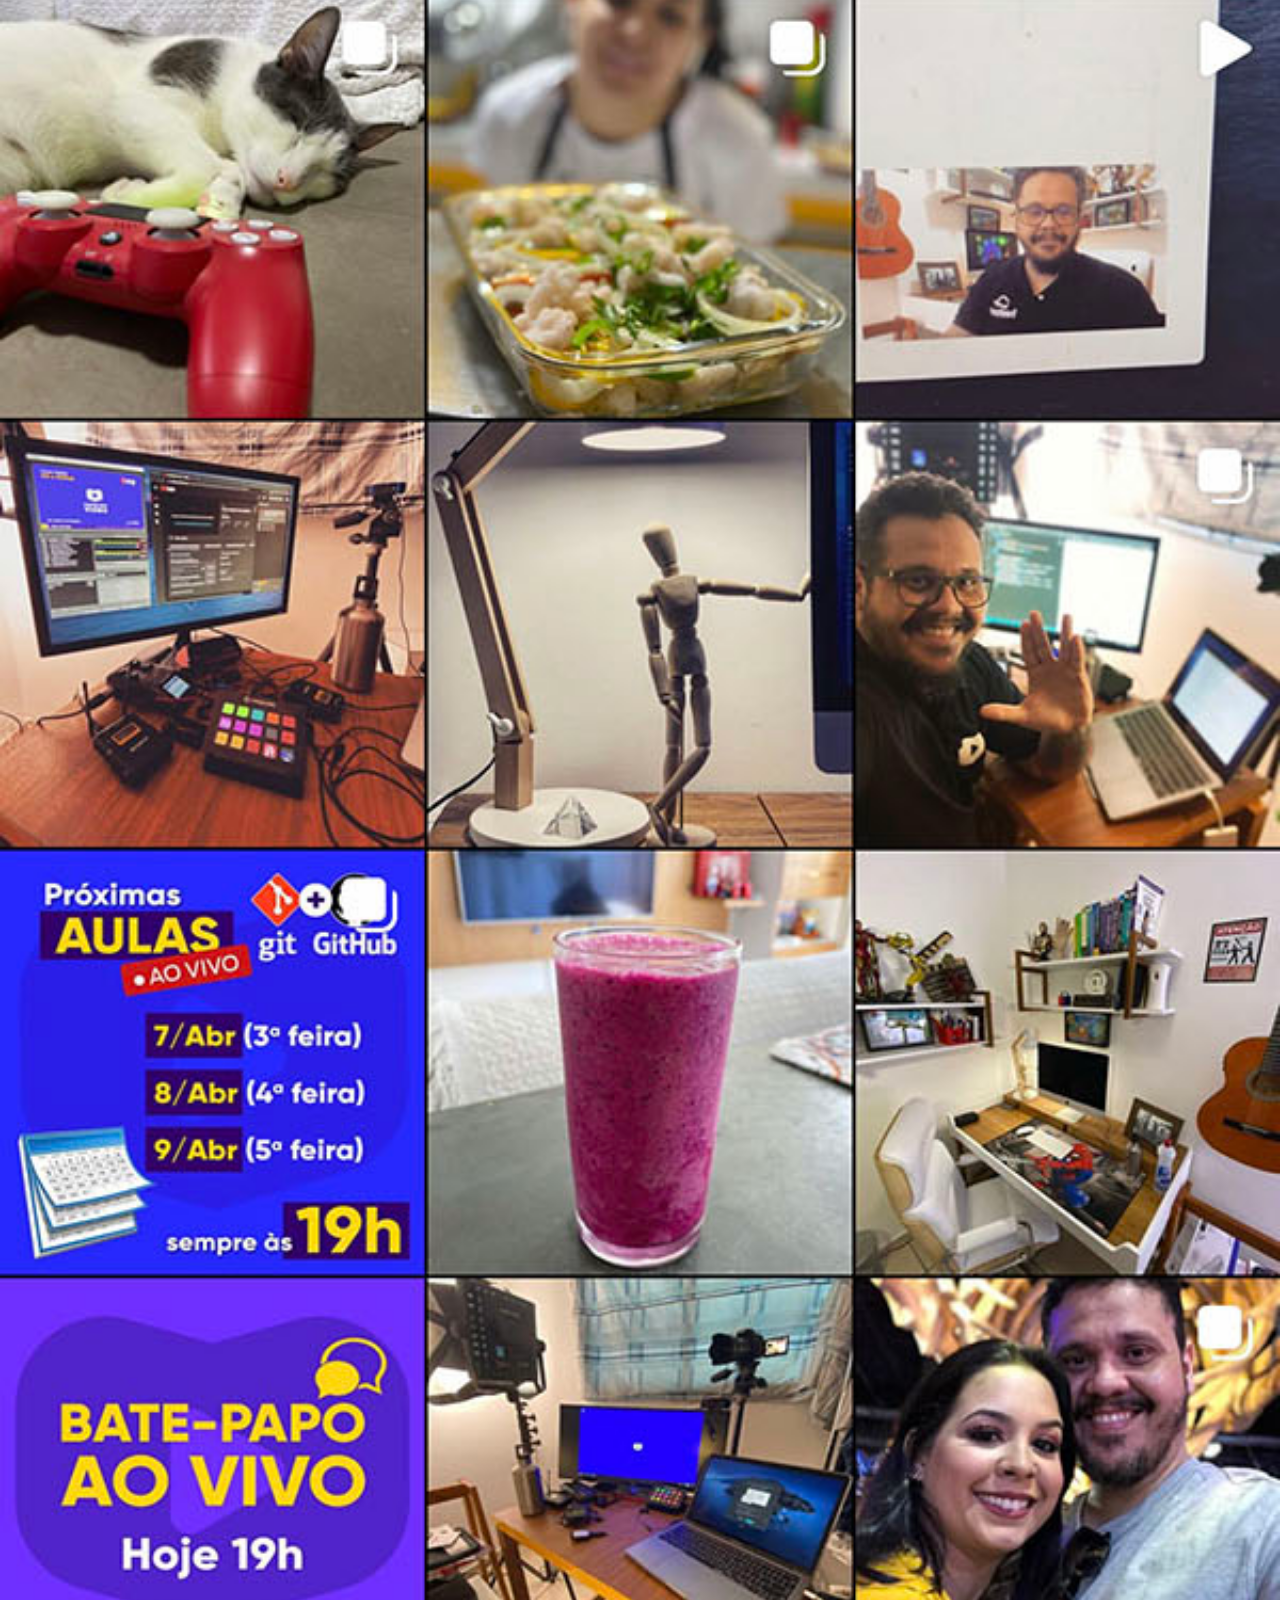
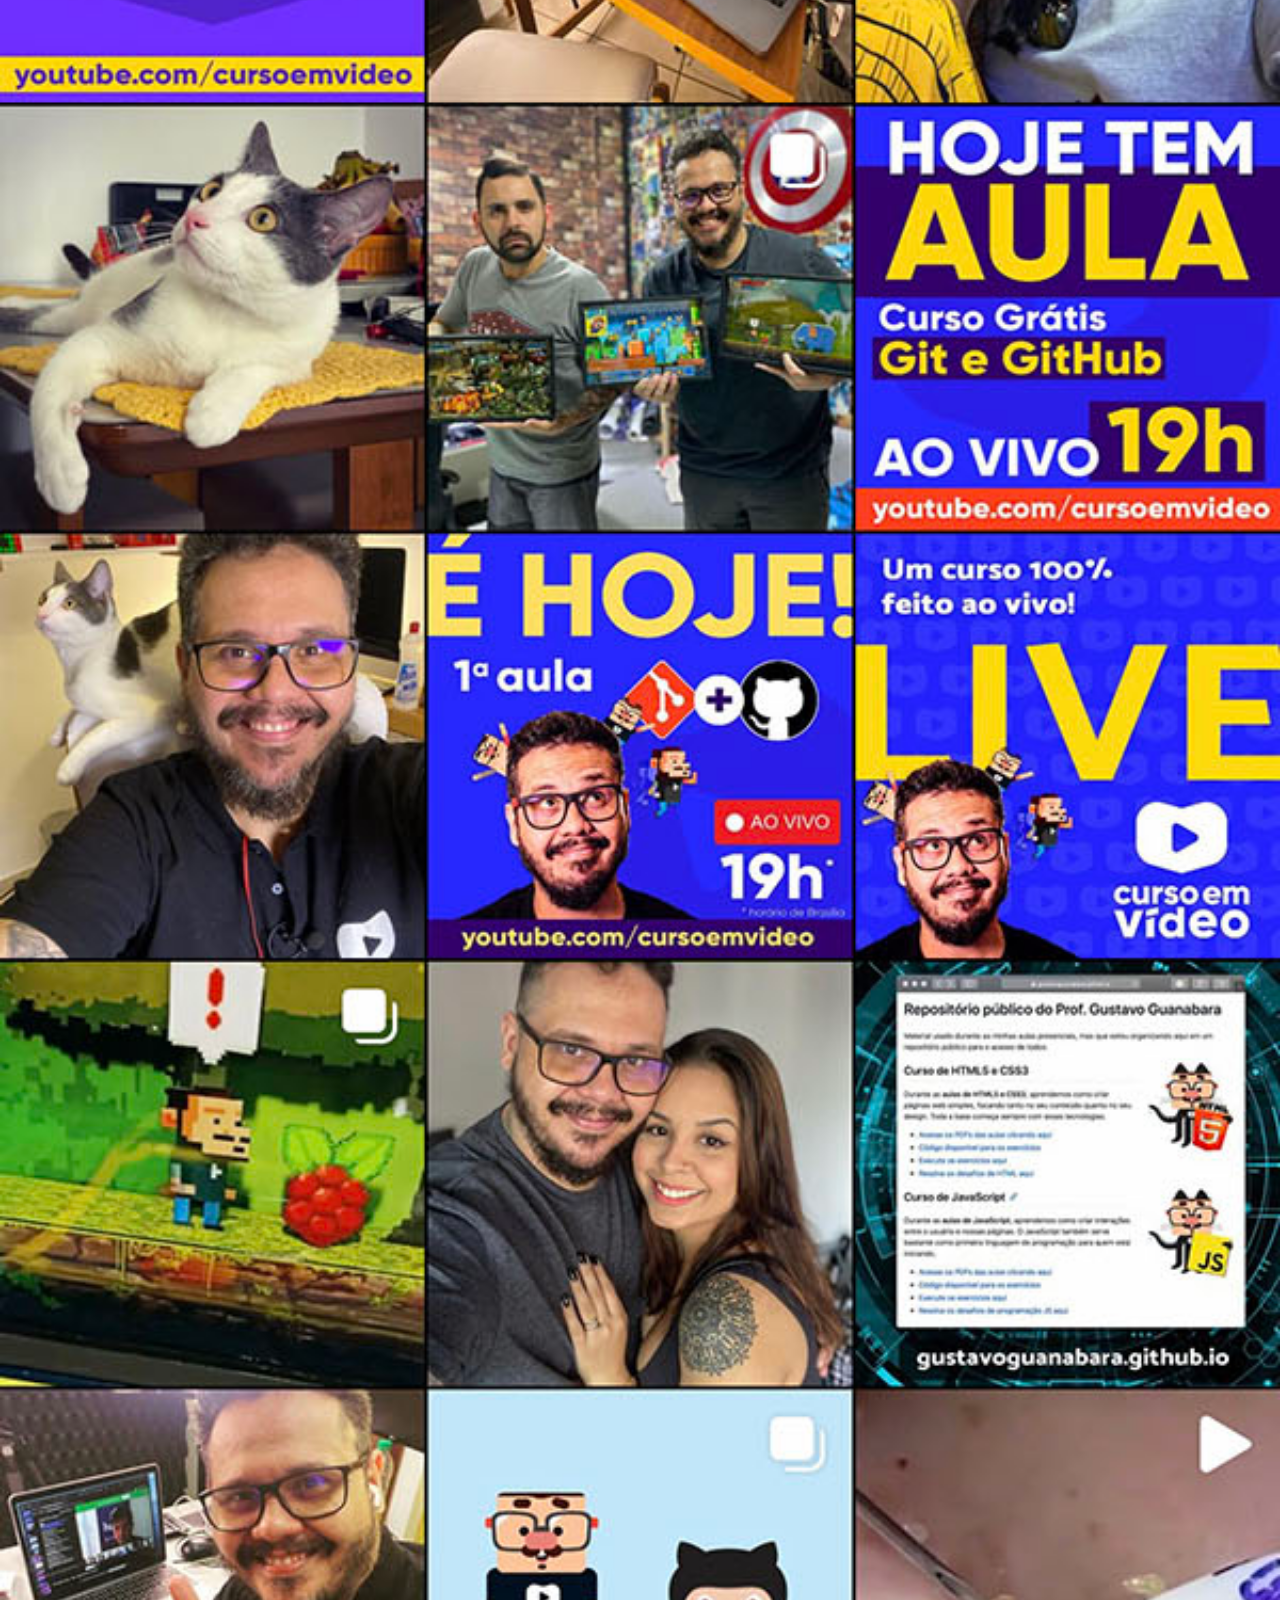
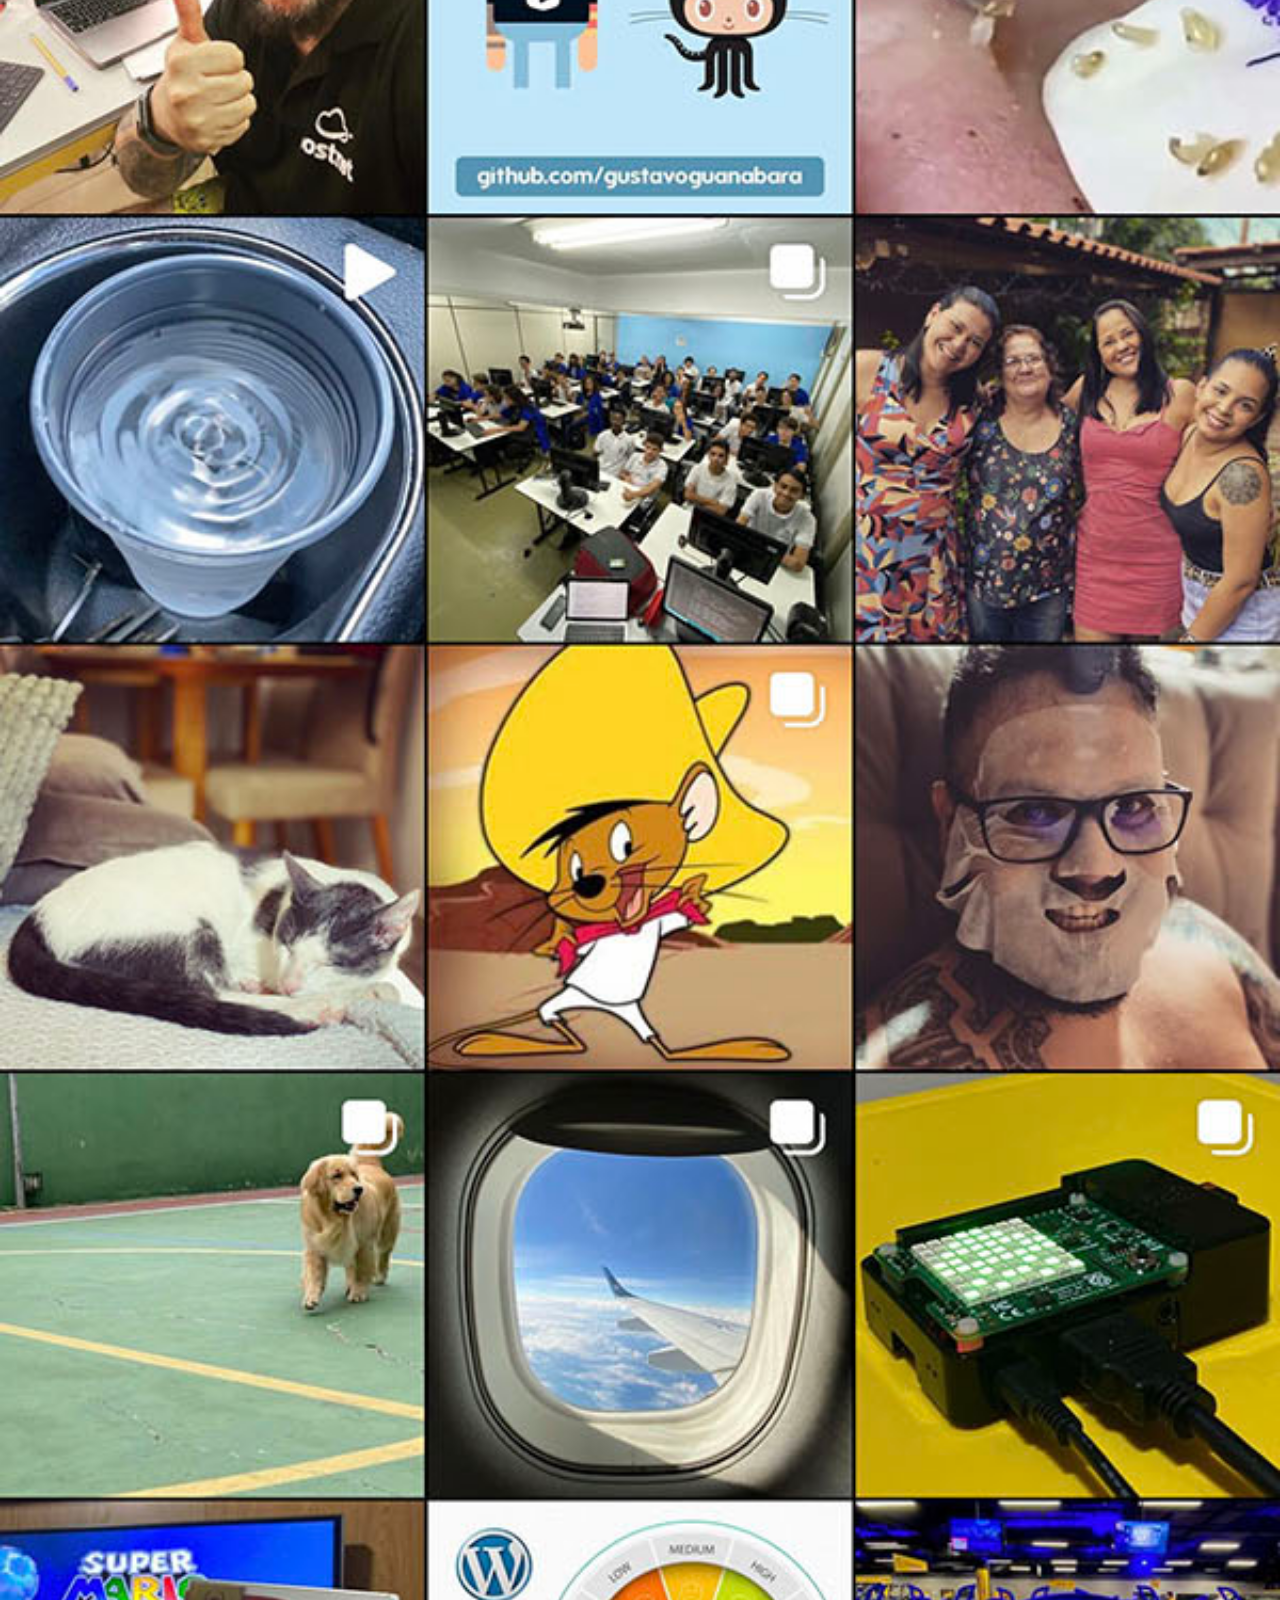
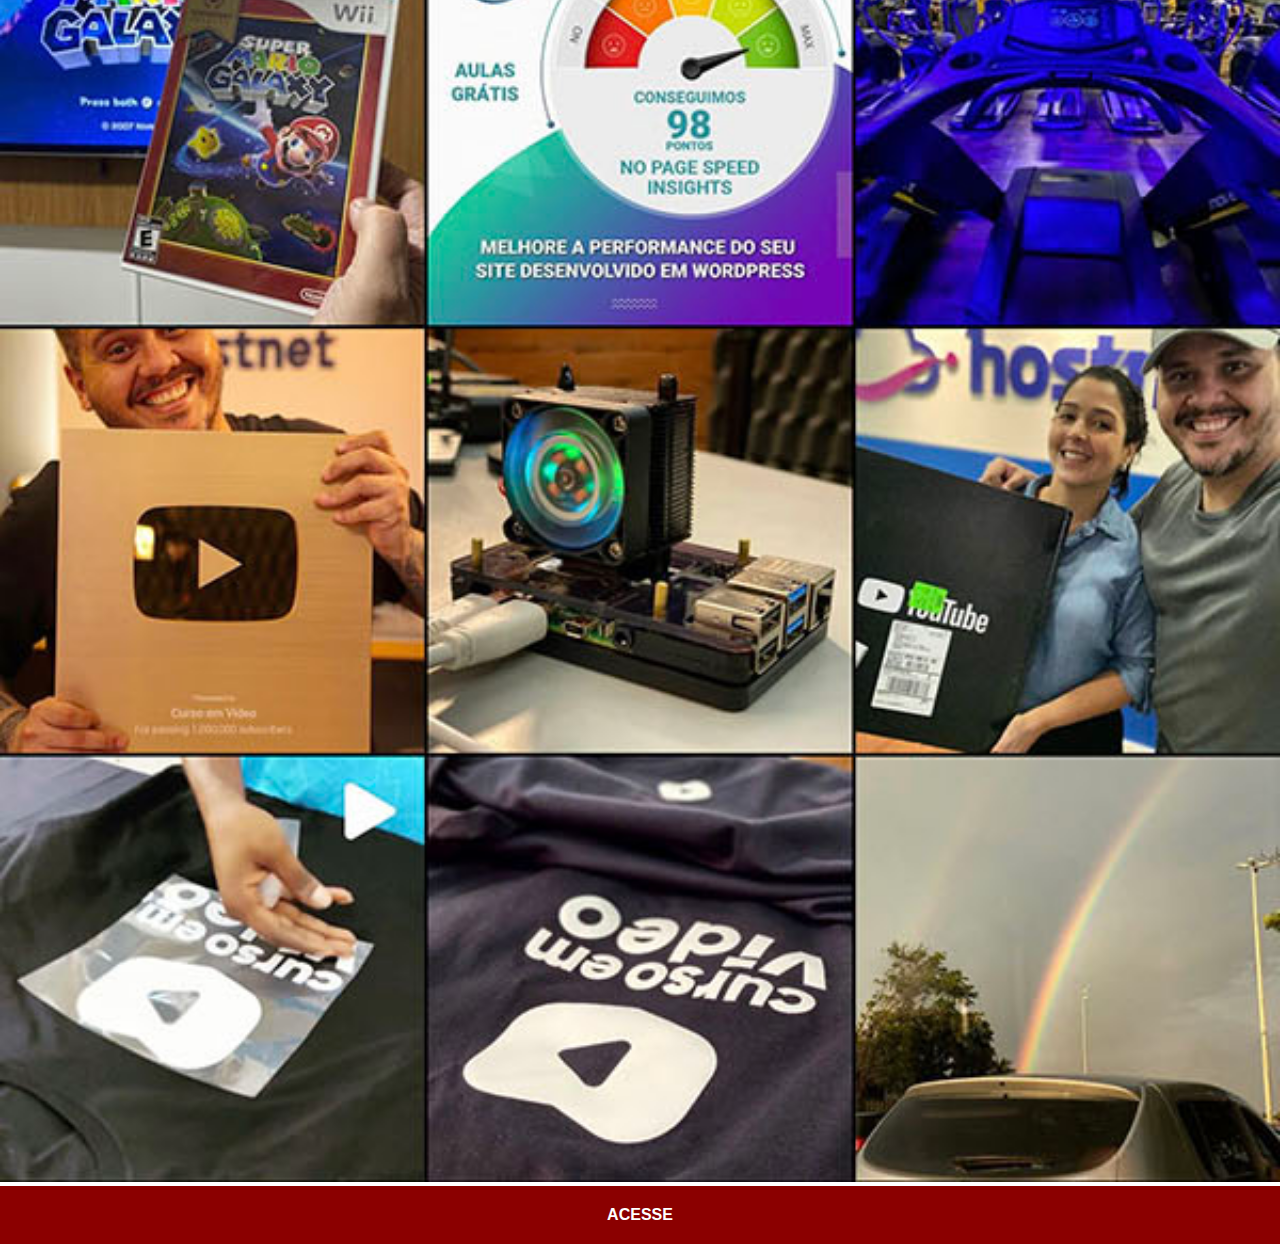
<file: instagram.html>
<!DOCTYPE html>
<html lang="pt-br">
<head>
    <meta charset="UTF-8">
    <meta http-equiv="X-UA-Compatible" content="IE=edge">
    <meta name="viewport" content="width=device-width, initial-scale=1.0">
    <title>Instagram</title>
    <link rel="stylesheet" href="estilos/social.css">
</head>
<body>
    <img src="pacote-d013/imagens/tela-instagram.jpg" alt="instagram">
    <a href="https://www.instagram.com/gustavoguanabara/" target="_blank">
        ACESSE
    </a>
</body>
</html>
</file>
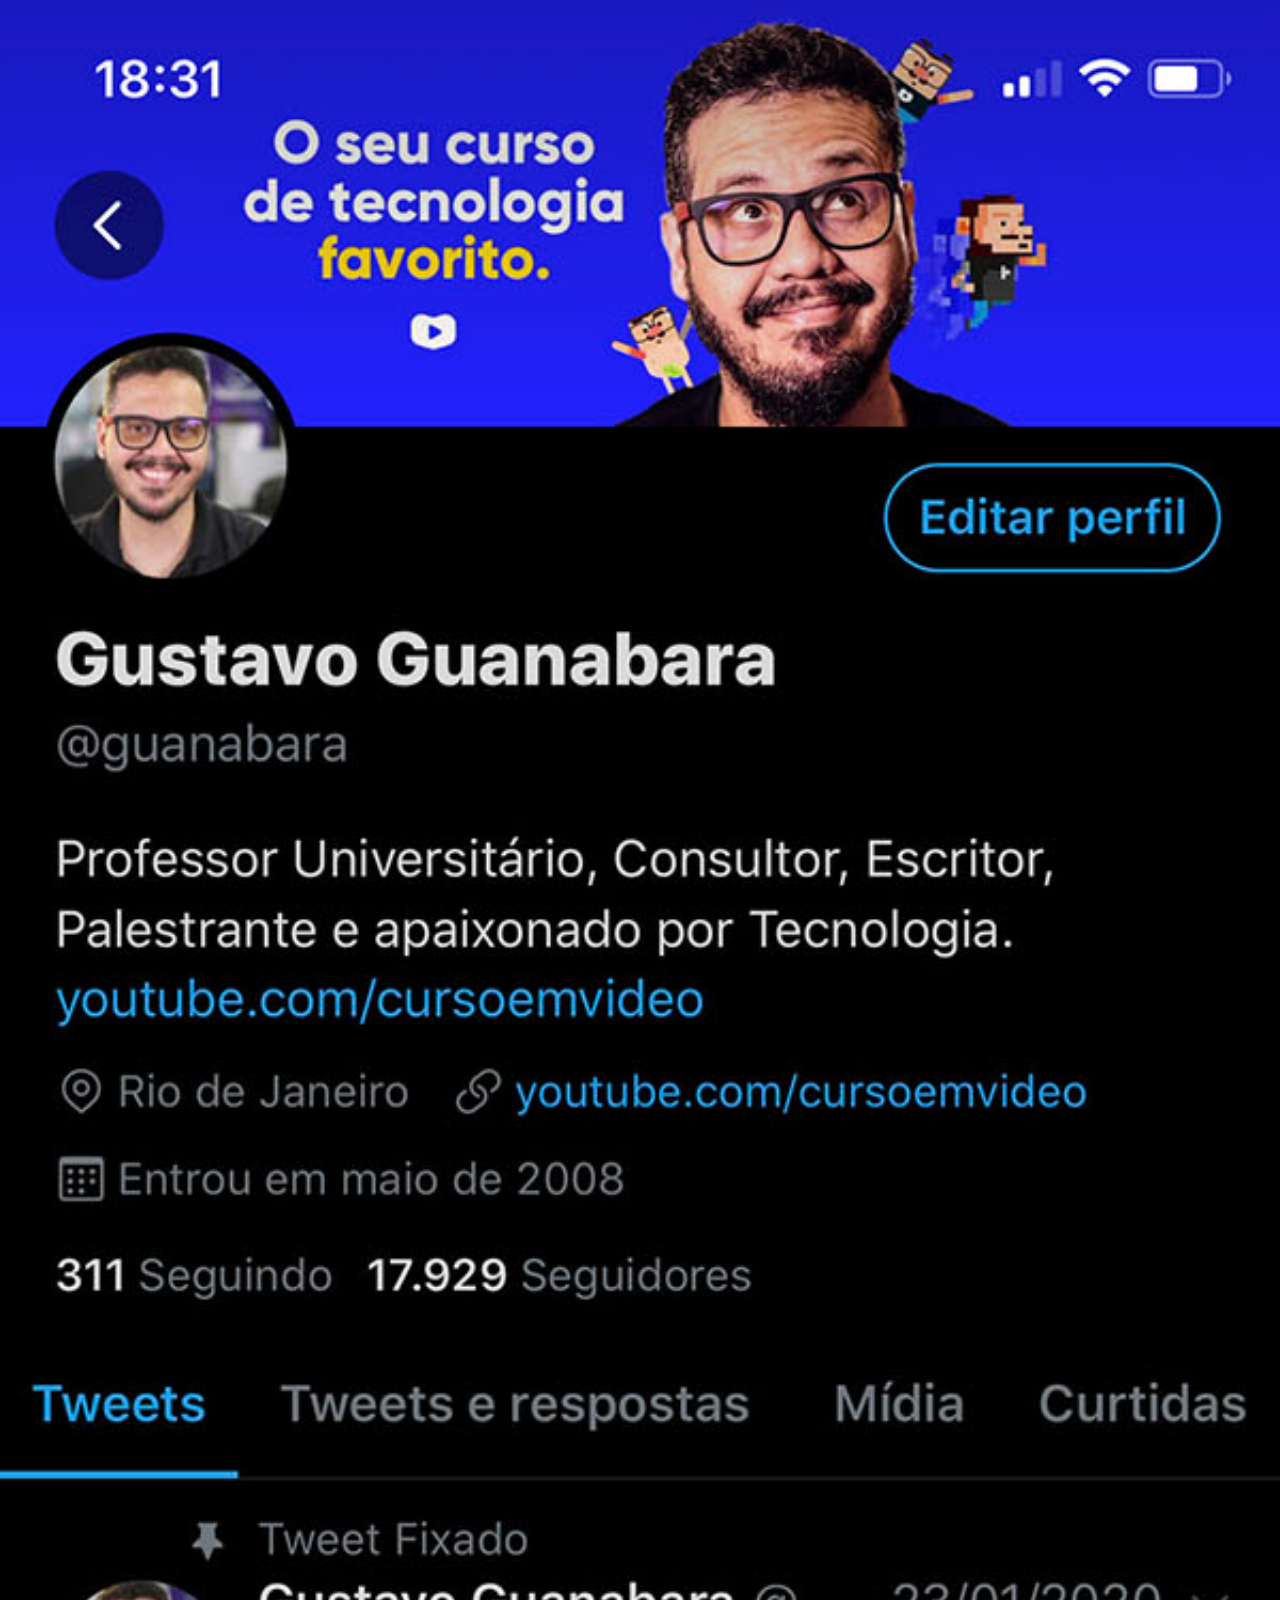
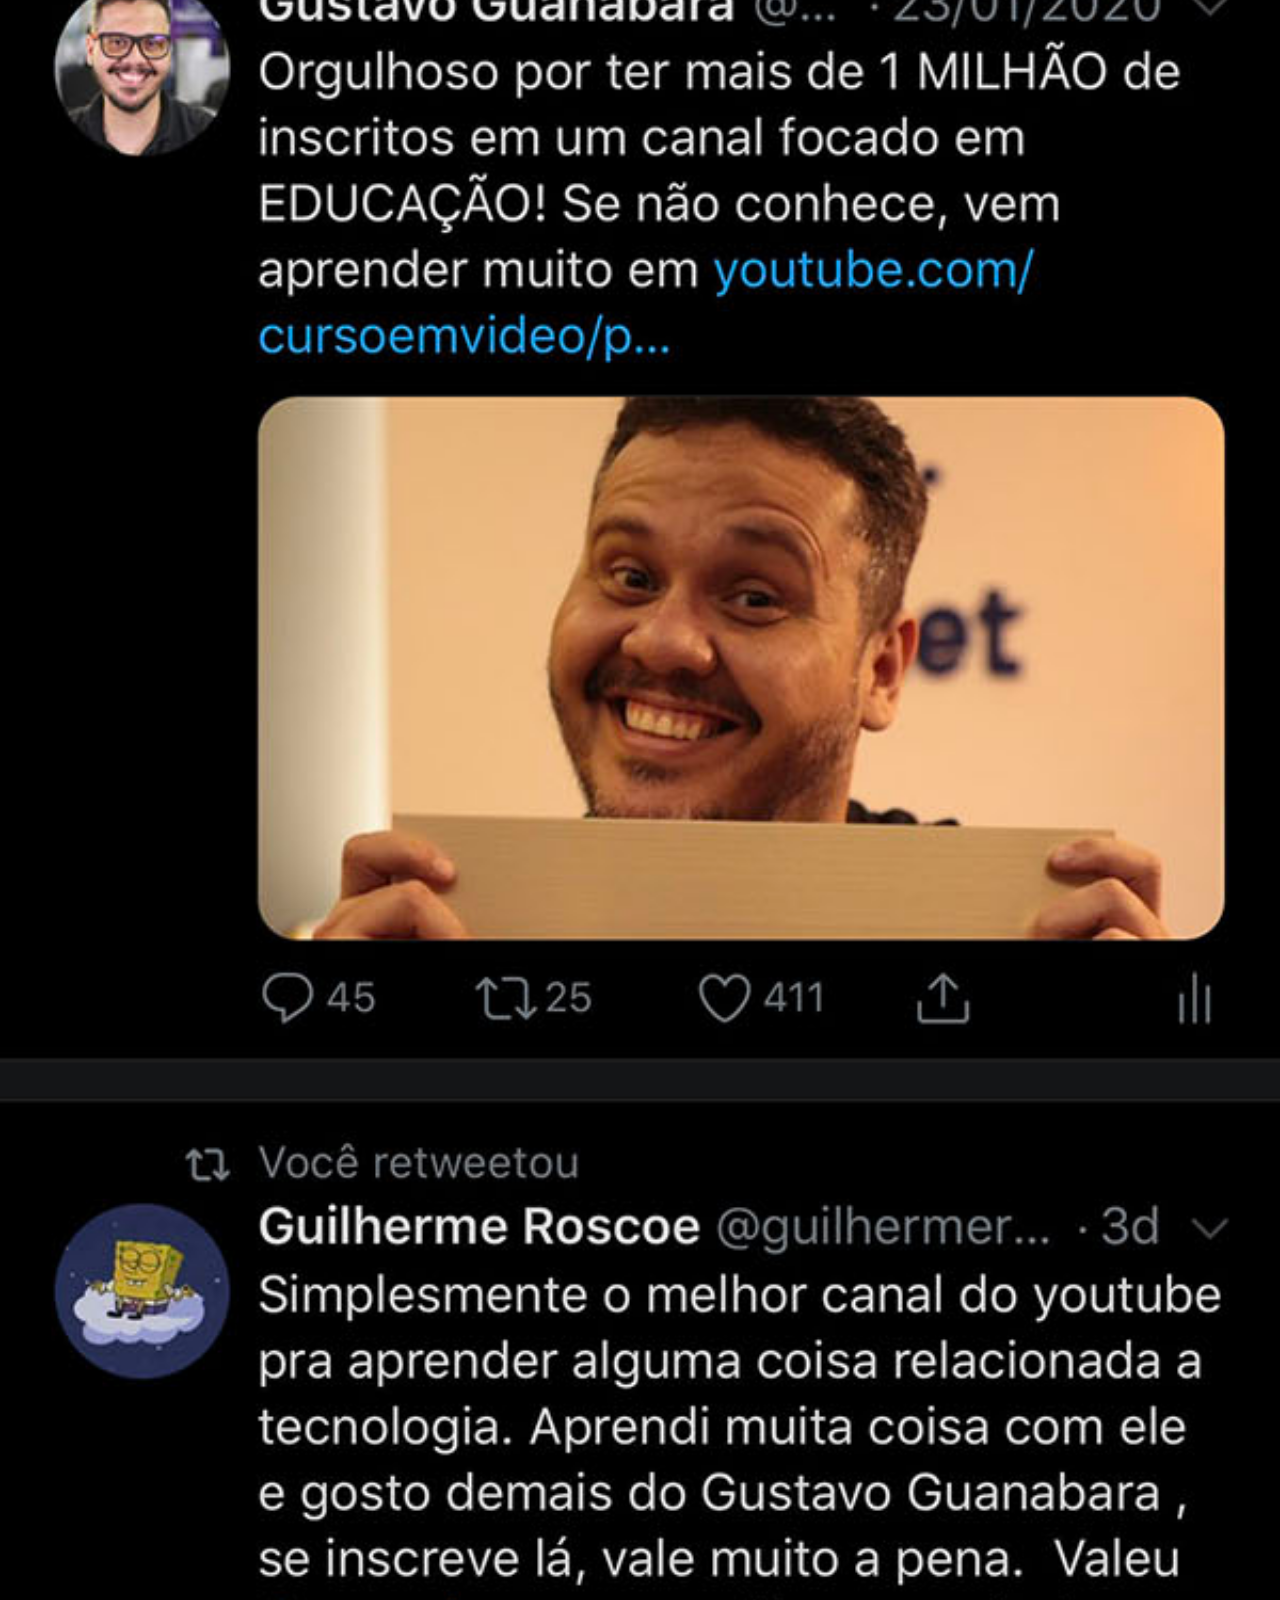
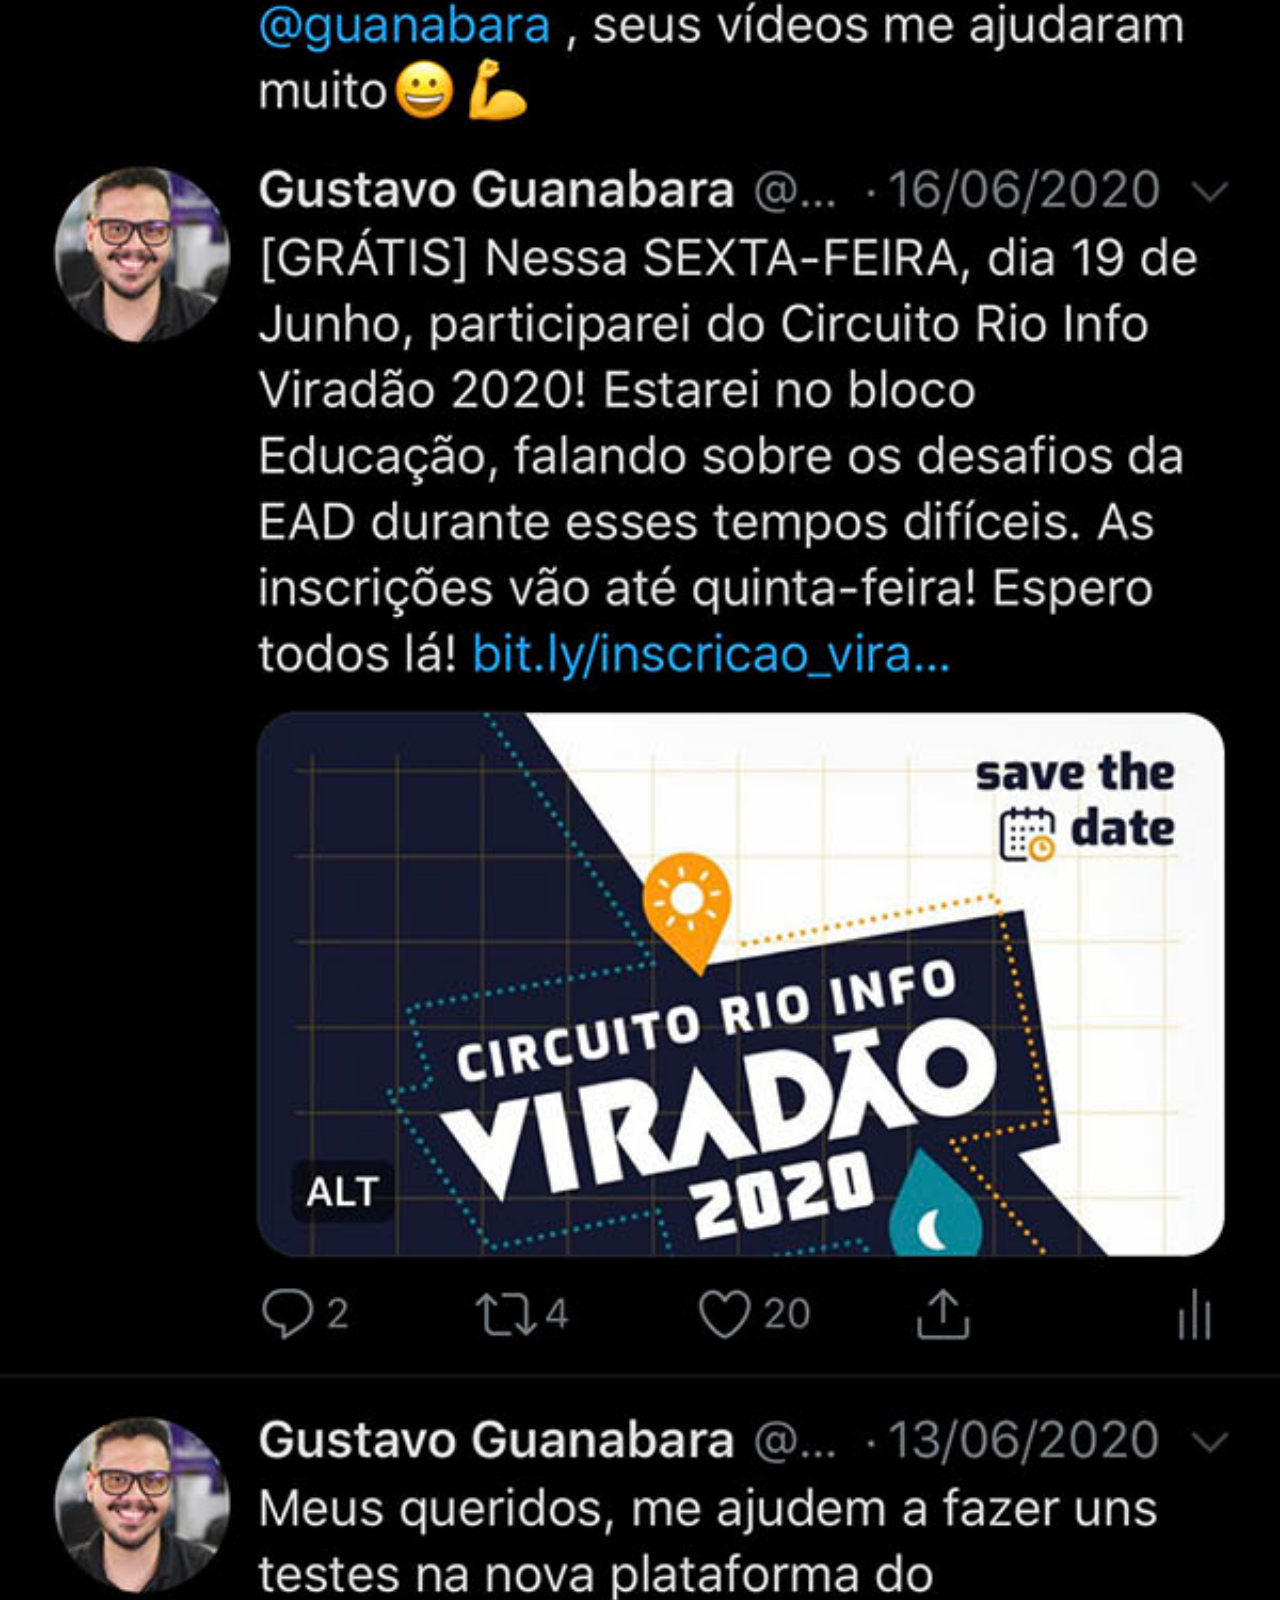
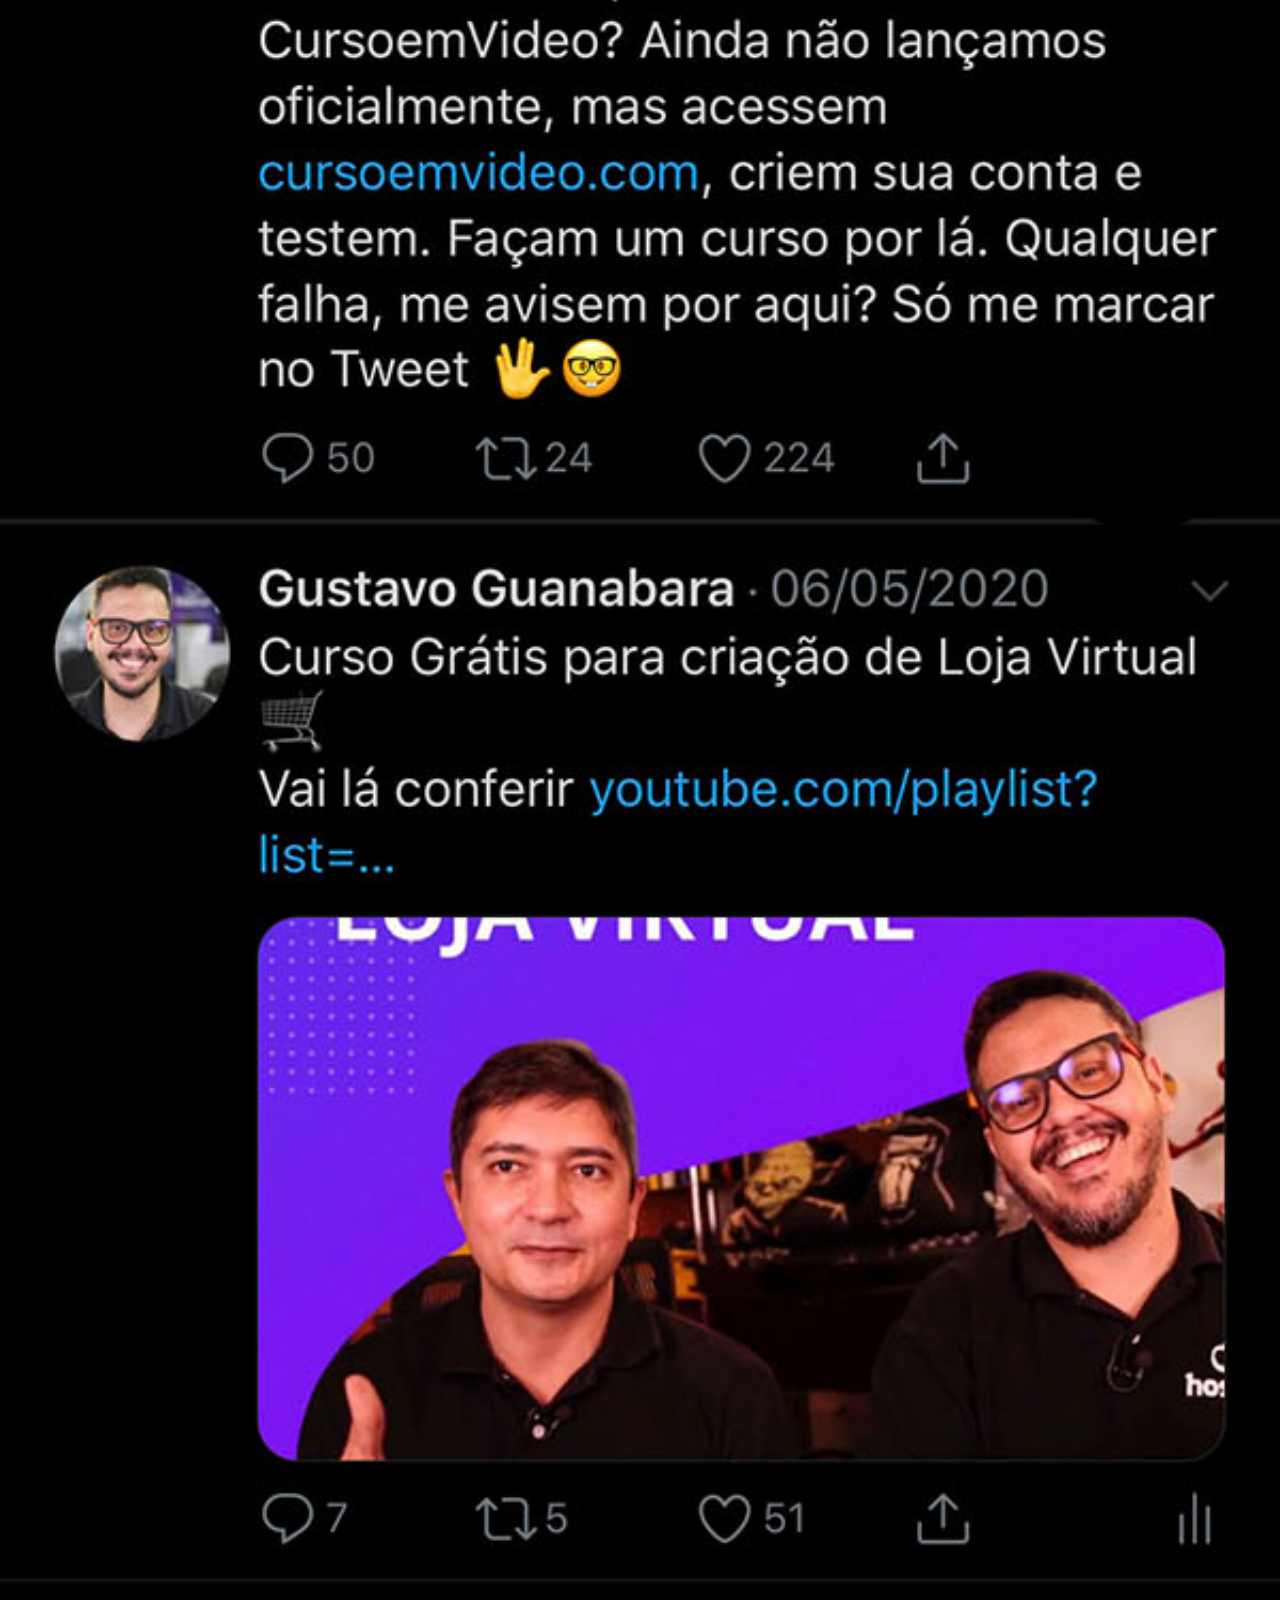
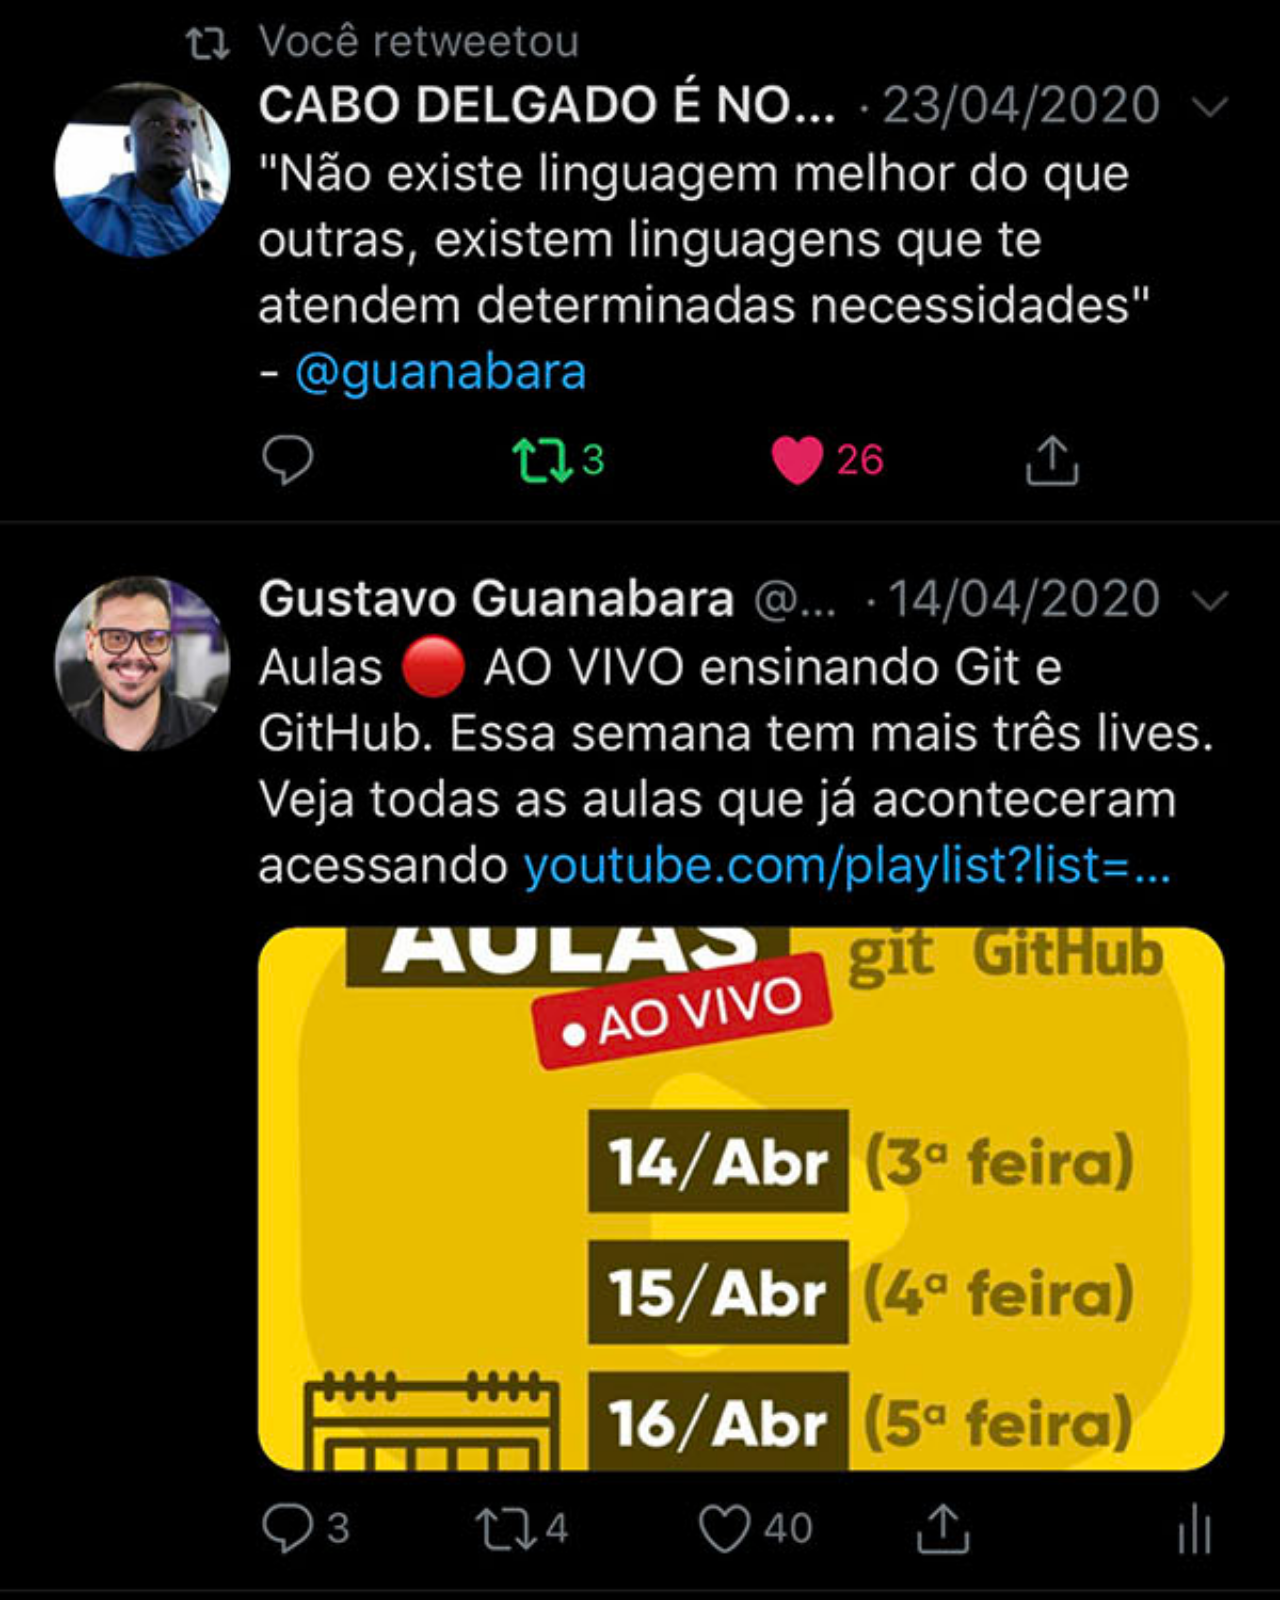
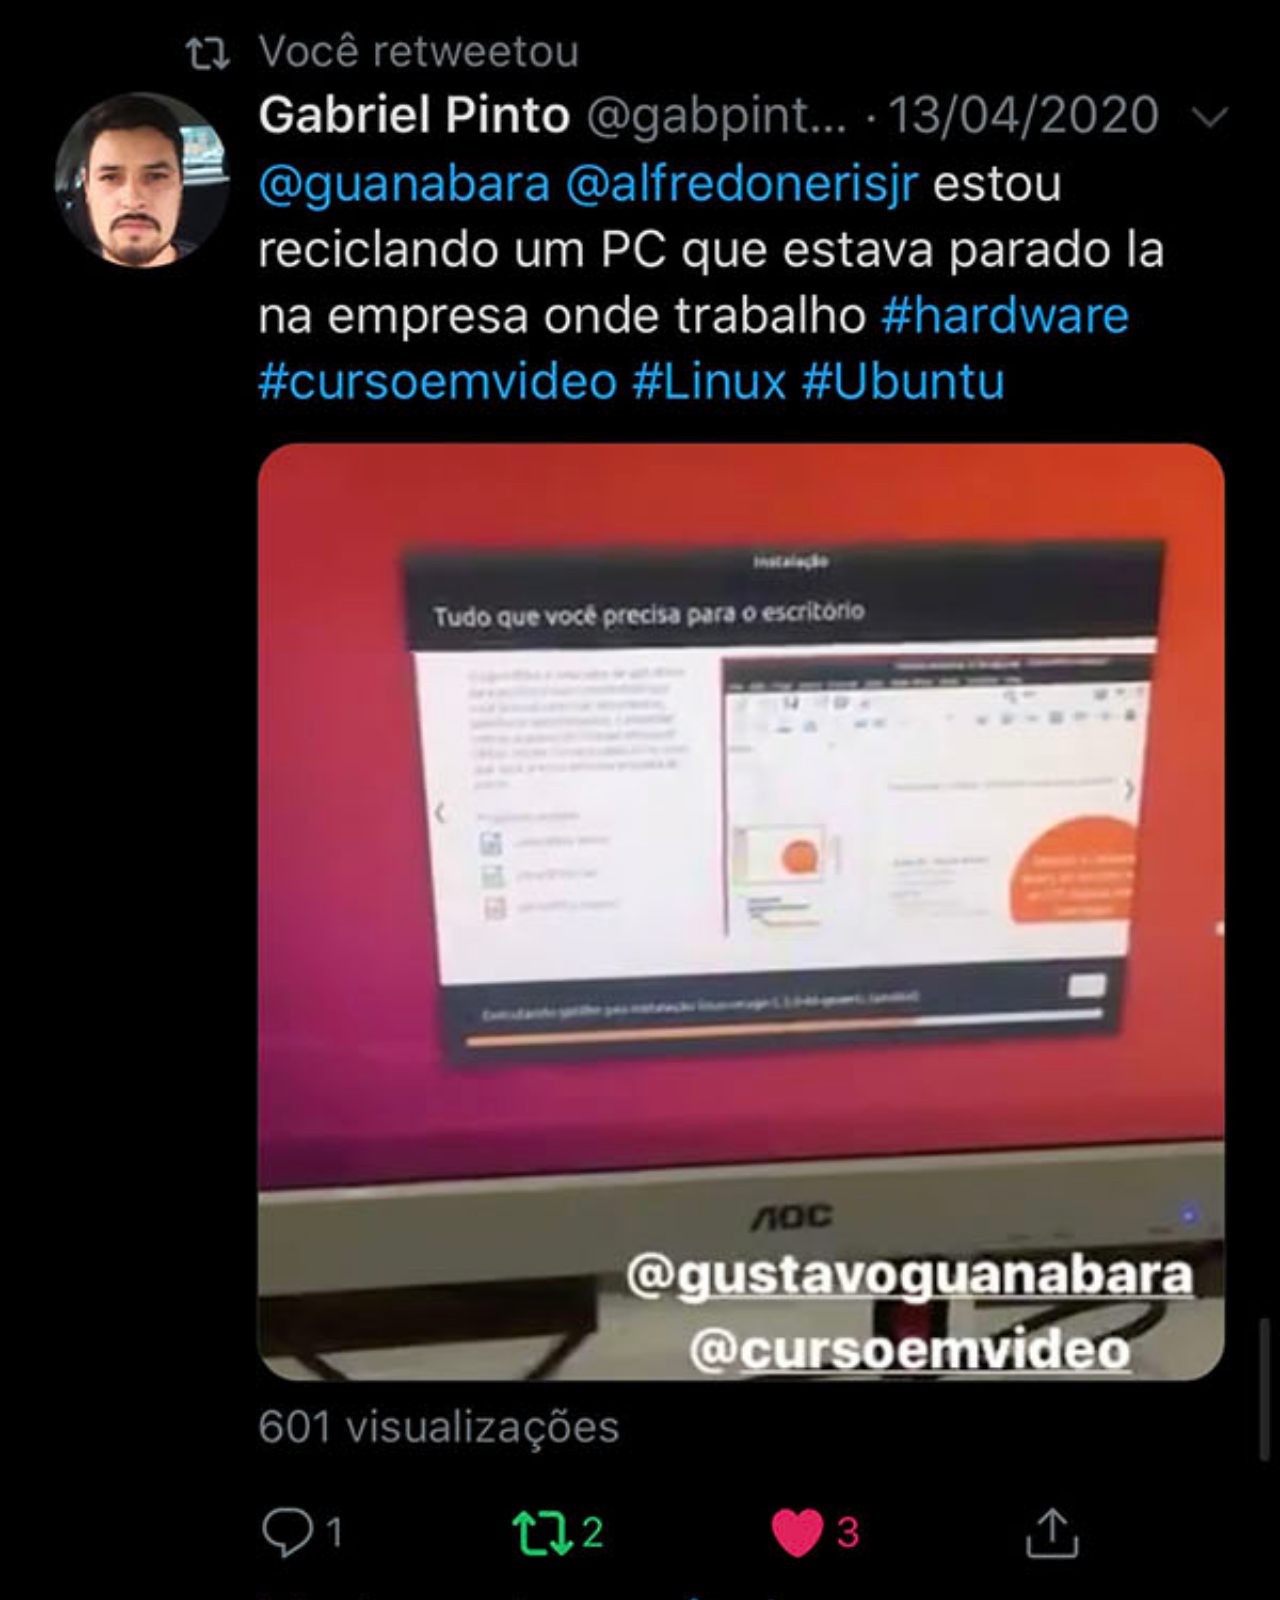
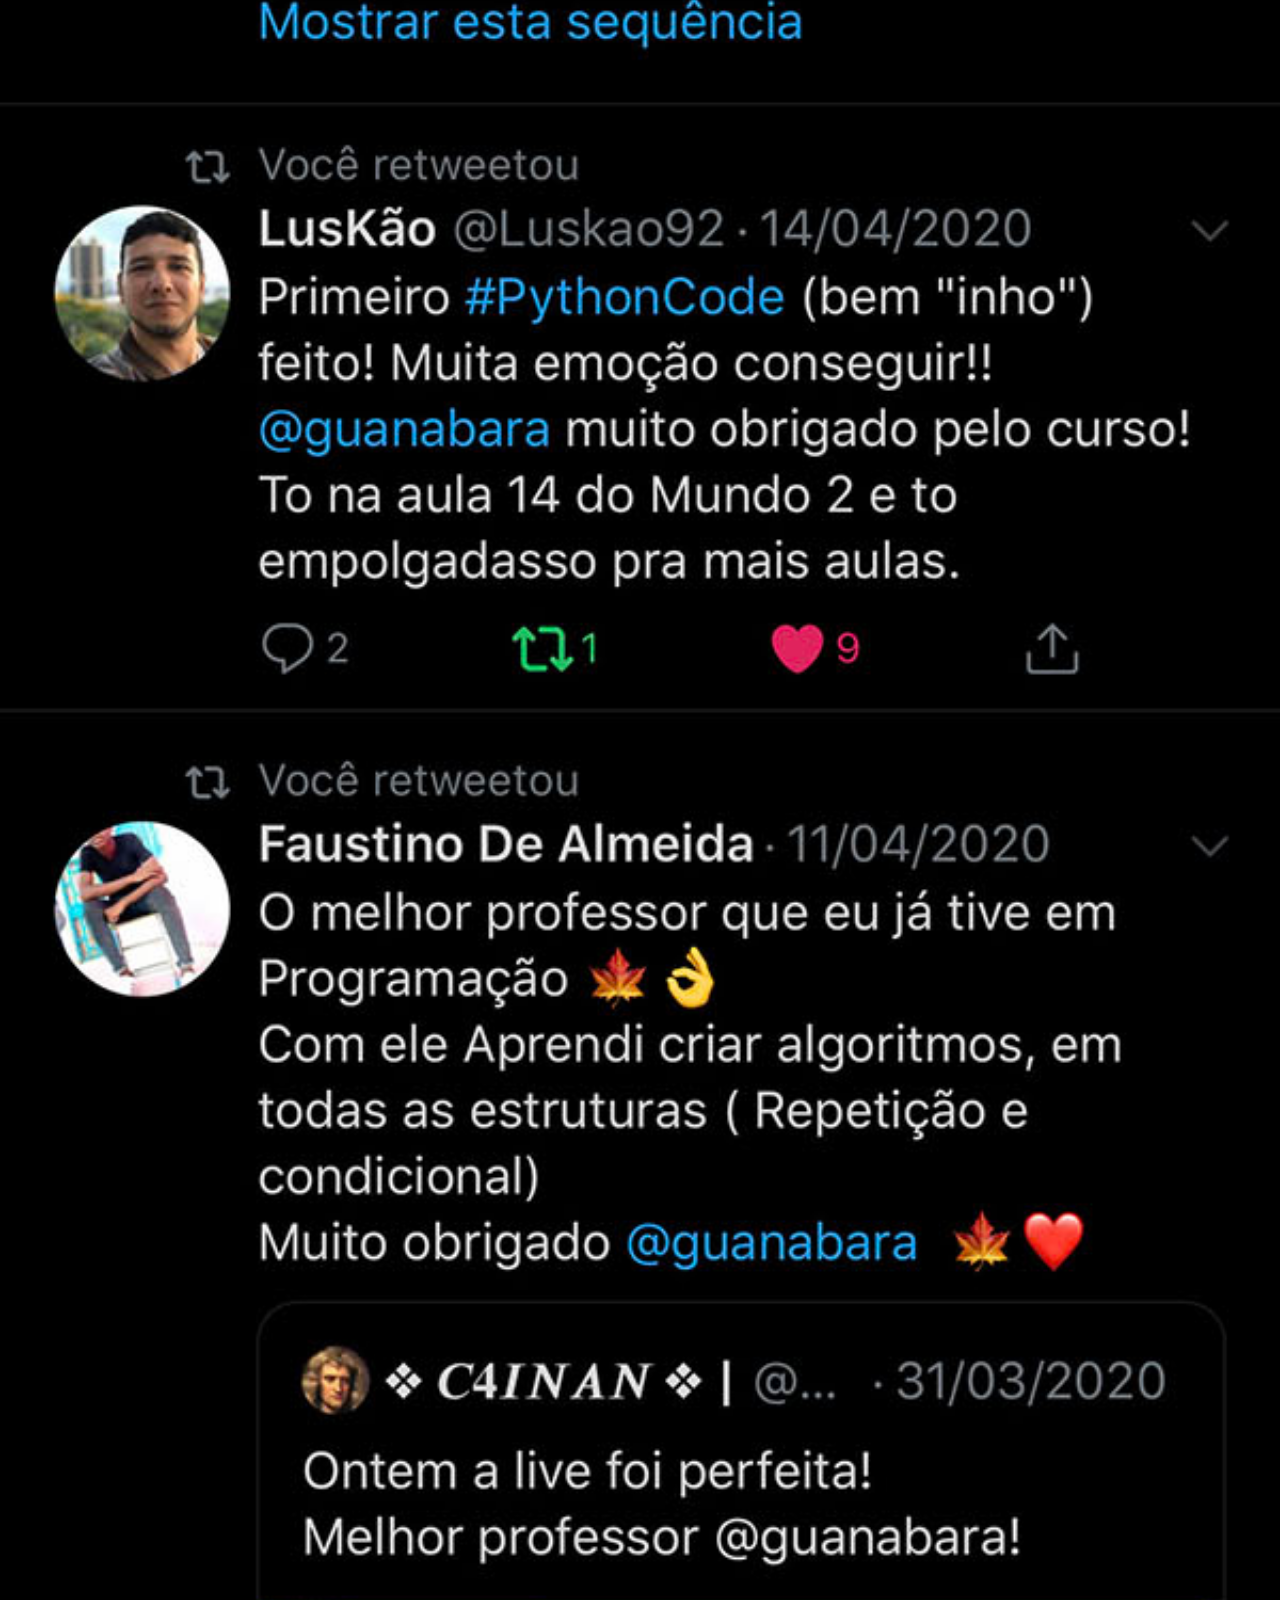
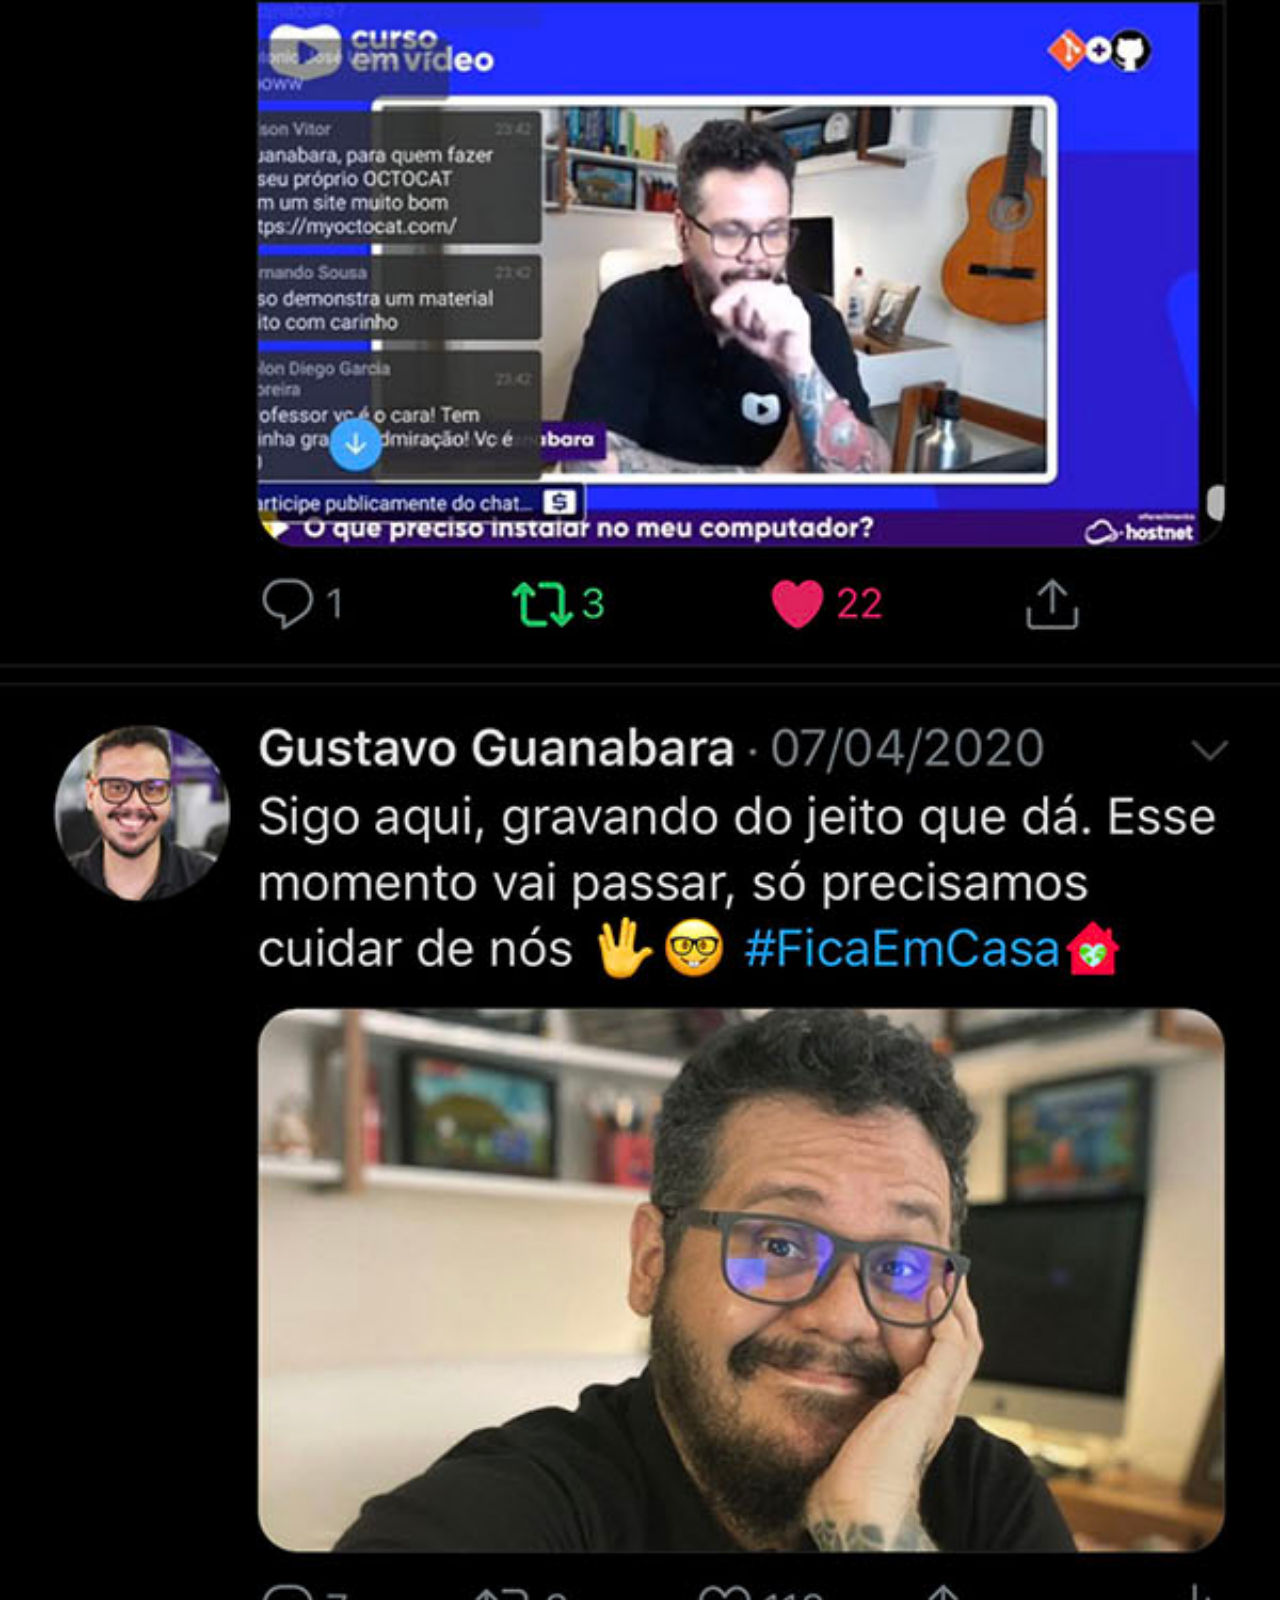
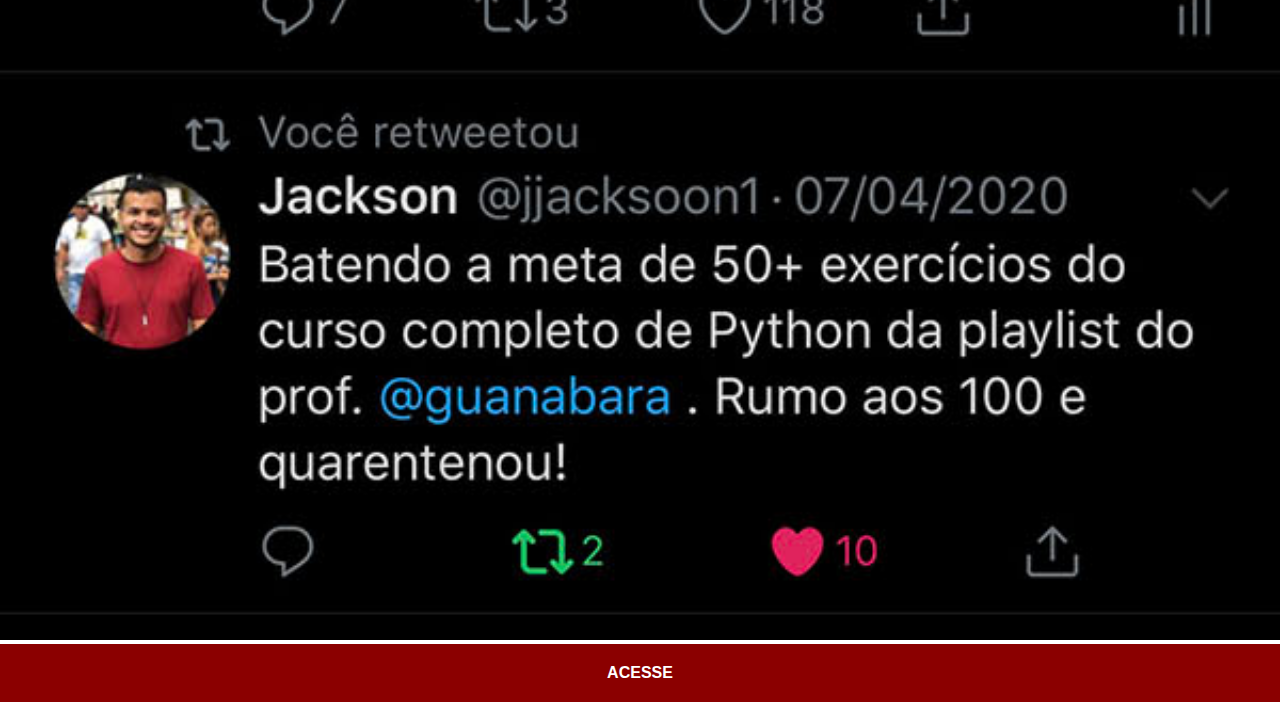
<file: twitter.html>
<!DOCTYPE html>
<html lang="pt-br">
<head>
    <meta charset="UTF-8">
    <meta http-equiv="X-UA-Compatible" content="IE=edge">
    <meta name="viewport" content="width=device-width, initial-scale=1.0">
    <title>Twitter</title>
    <link rel="stylesheet" href="estilos/social.css">
</head>
<body>
    <img src="pacote-d013/imagens/tela-twitter.jpg" alt="twitter">
    <a href="https://twitter.com/guanabara" target="_blank">
        ACESSE
    </a>
</body>
</html>
</file>
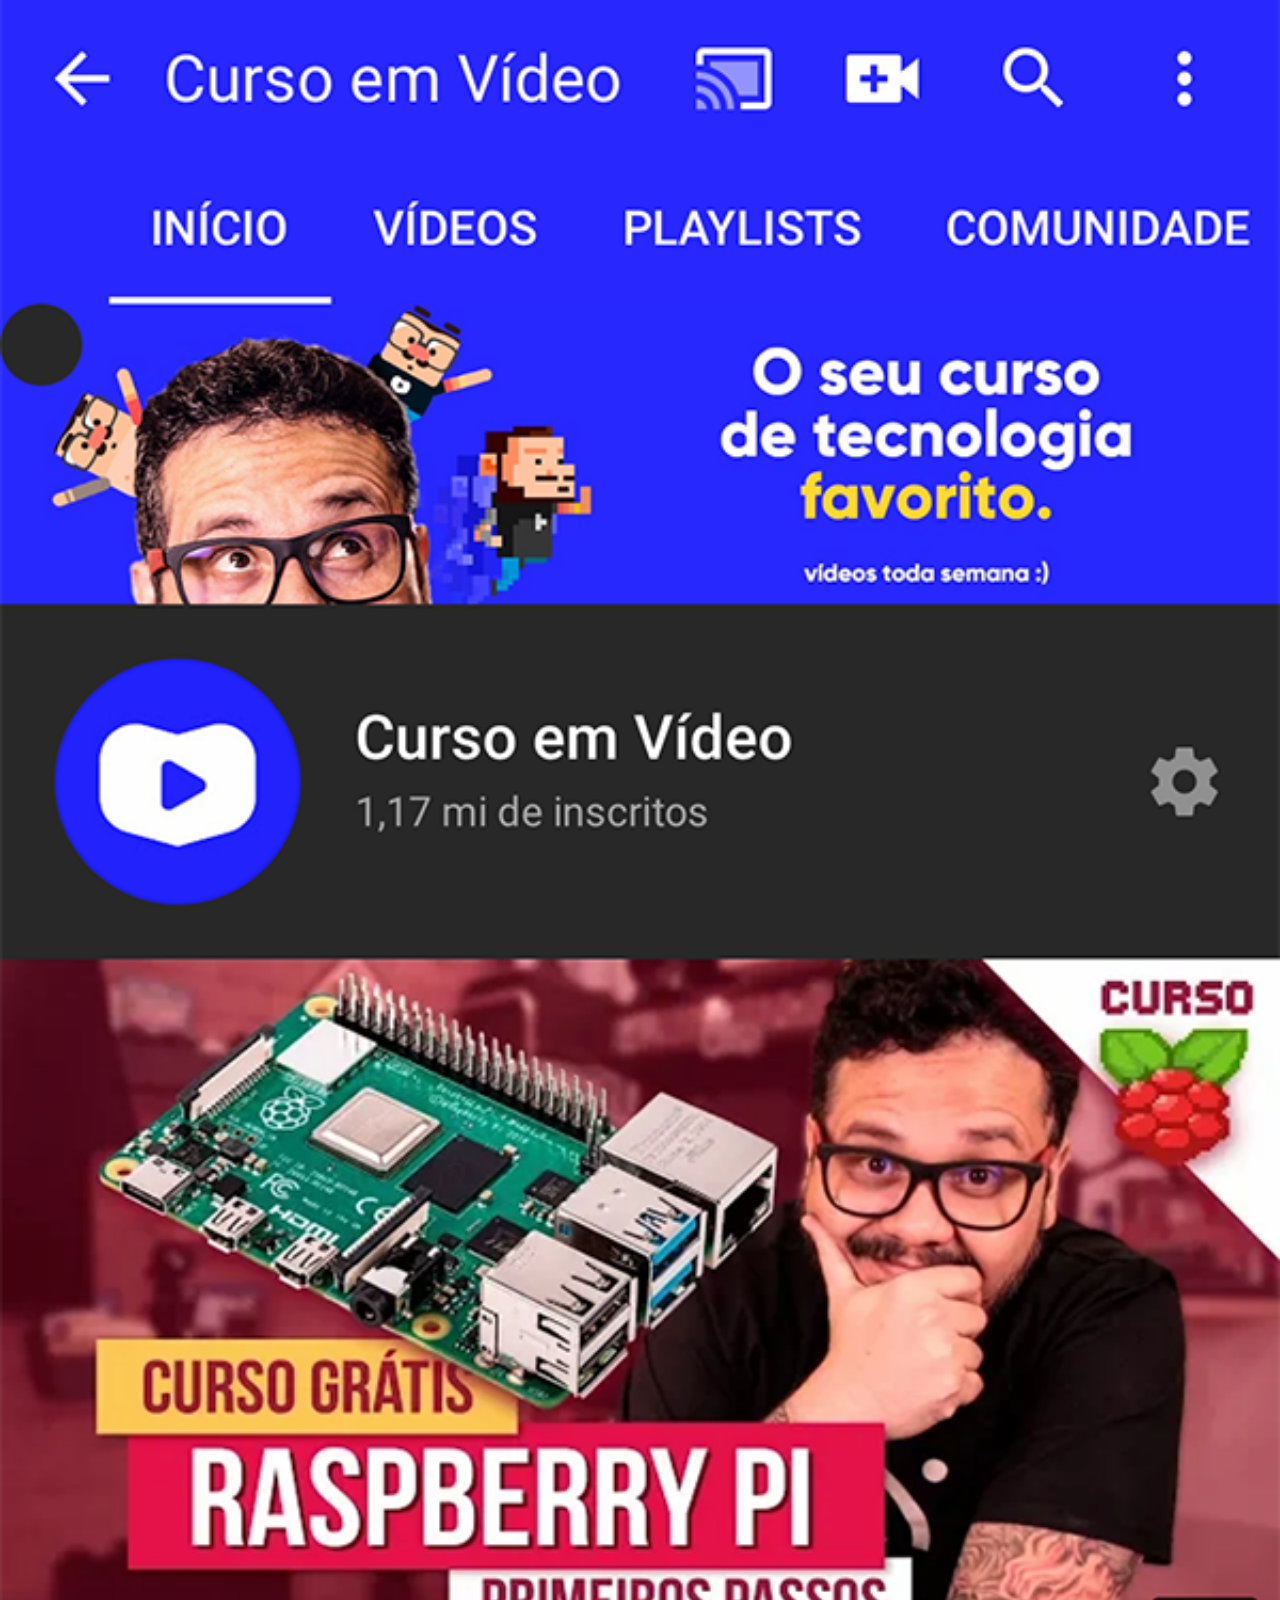
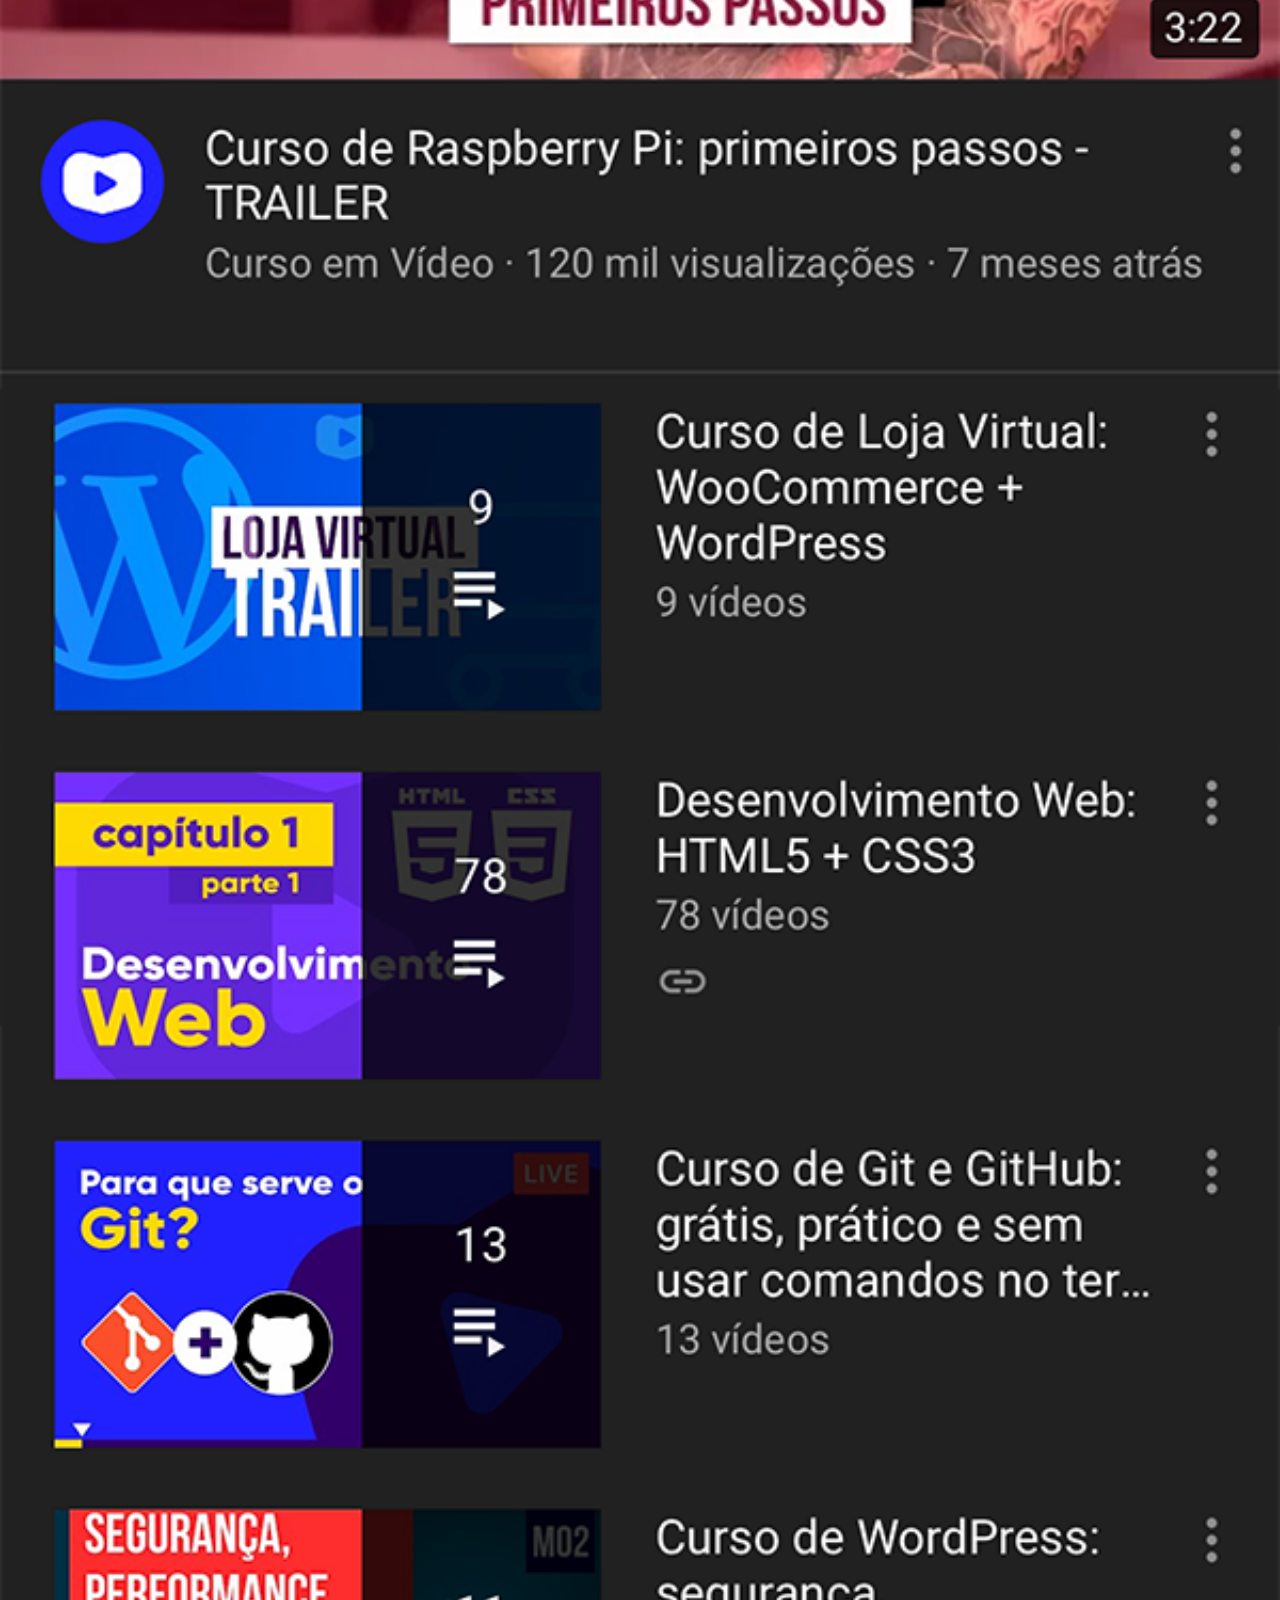
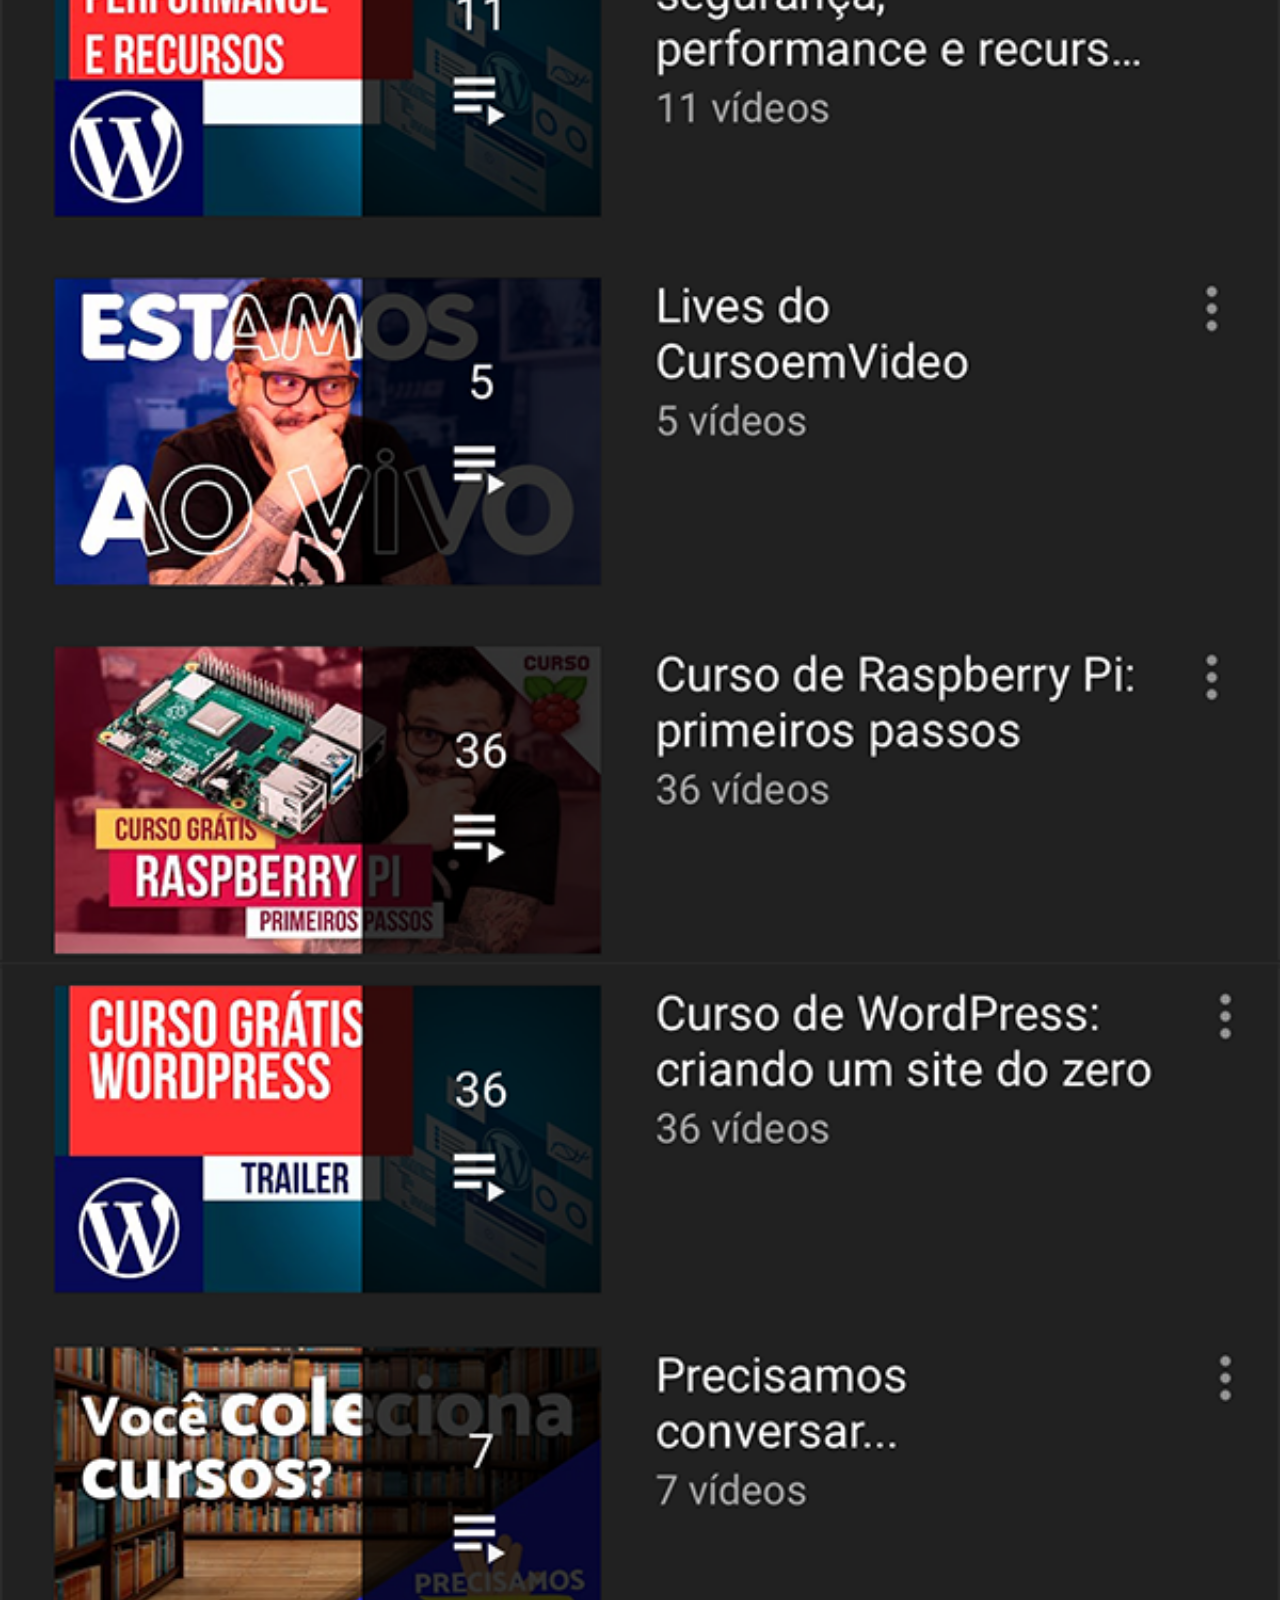
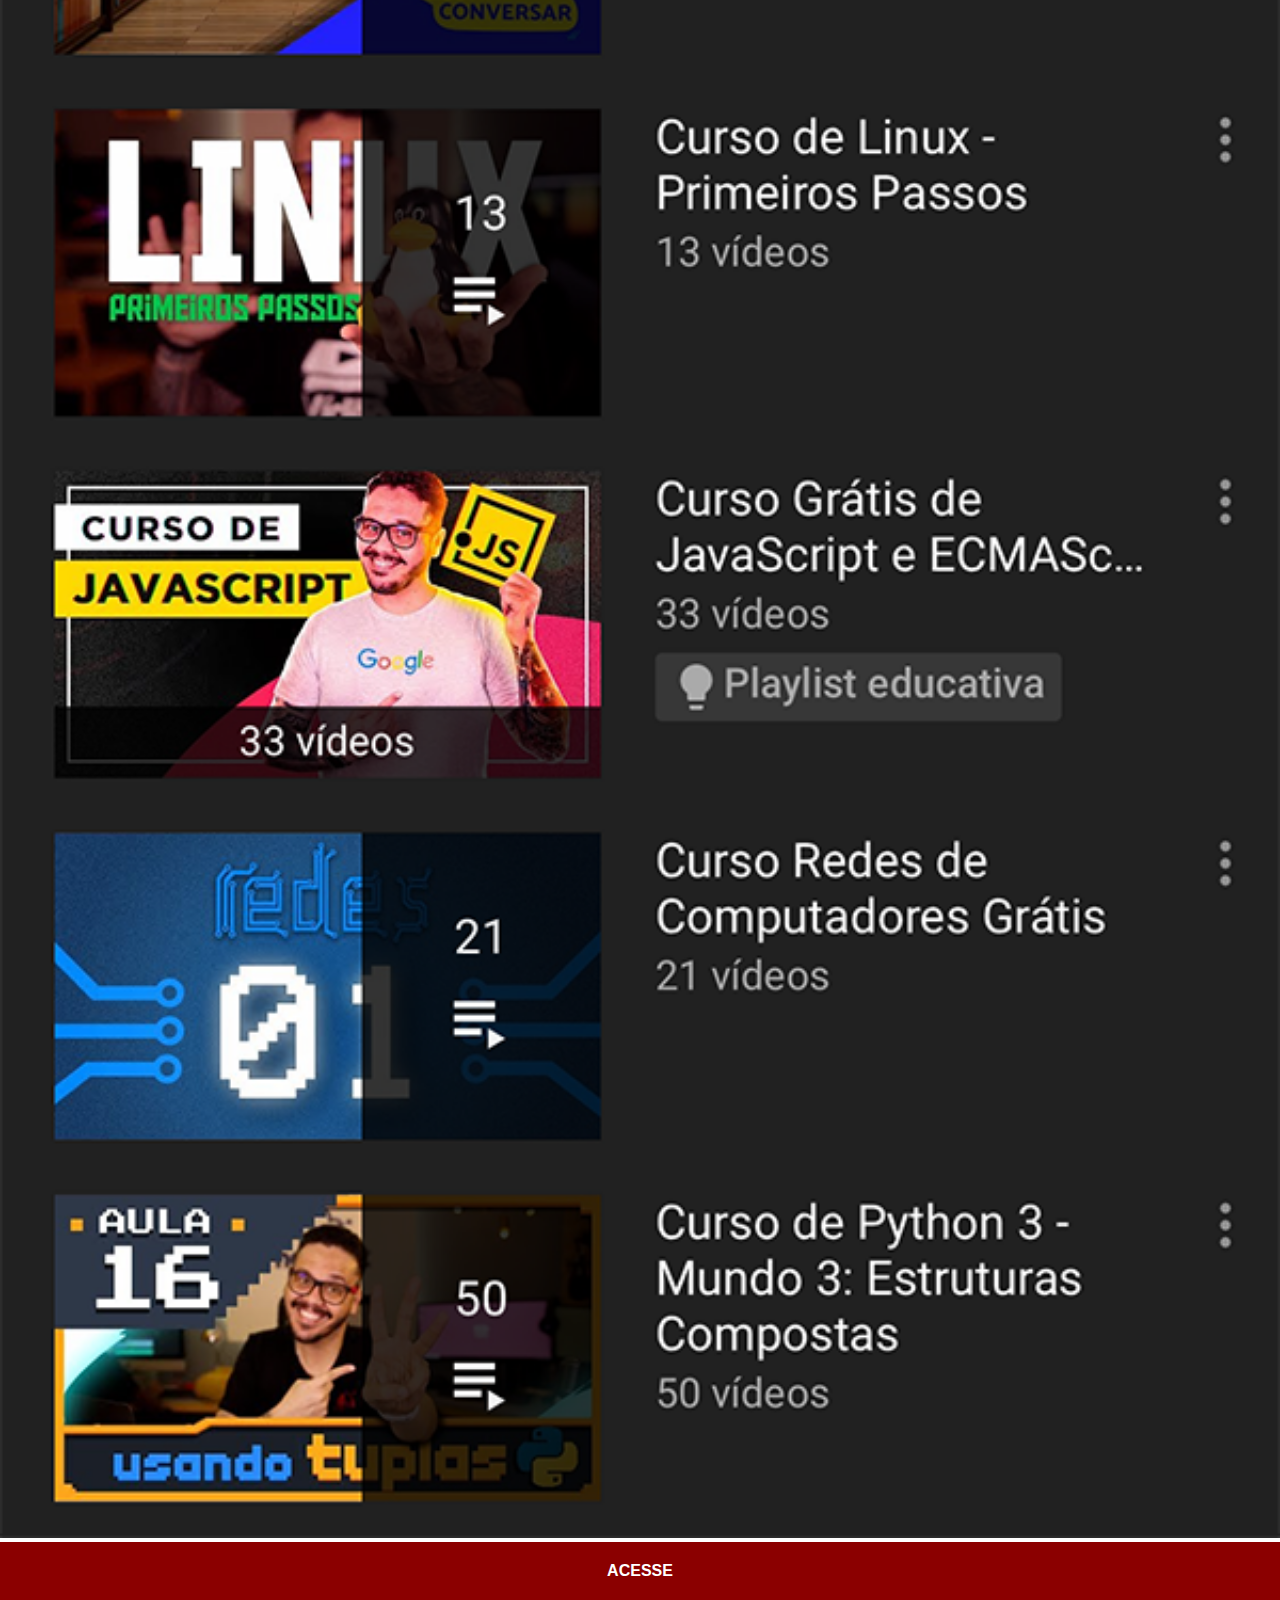
<file: youtube.html>
<!DOCTYPE html>
<html lang="pt-br">
<head>
    <meta charset="UTF-8">
    <meta http-equiv="X-UA-Compatible" content="IE=edge">
    <meta name="viewport" content="width=device-width, initial-scale=1.0">
    <title>Youtube</title>
    <link rel="stylesheet" href="estilos/social.css">
</head>
<body>
    <img src="pacote-d013/imagens/tela-youtube.png" alt="youtube">
    <a href="https://www.youtube.com/c/CursoemV%C3%ADdeo/playlists" target="_blank">
        ACESSE
    </a>
</body>
</html>
</file>
<file: estilos/styles.css>
@charset "UTF-8";

*{
    margin: 0px;
    padding: 0px;
    box-sizing: border-box;
    font-family: Arial, Helvetica, sans-serif;
}

html, body{
    height: 100vh;
    width: 100vw;
    background-color: black;
}

body{
    background: url(../pacote-d013/imagens/fundo-madeira.jpg) no-repeat top center fixed;
    background-size: cover;
}

main{
    position: relative;
    height: 100vh;
}

section#telefone{
    position: absolute;
    top: 50%;
    left: 50%;
    transform: translate(-50%, -50%);
    height: 627px;
    width: 311px;
    background: url(../pacote-d013/imagens/frame-iphone.png) center no-repeat;
    background-size: cover;
}

iframe#tela{
    position: relative;
    top: 80px;
    left: 22px;
    width: 267px;
    height: 470px;
}

section#redes-sociais {
    display: flex;
    flex-direction: column;
    align-items: flex-end;
}

section#redes-sociais img{
    width: 50px;
    border-radius: 50%;
    margin: 15px;
    box-shadow: 2px 2px 5px rgba(0, 0, 0, 0.403);
    transition: transform .5s;
}

section#redes-sociais img:hover{
    border: 2px solid rgba(255, 255, 255, 0.637);
    transform: translateY(-10px);
}
</file>
<file: estilos/social.css>
@charset "UTF-8";

*{
    margin: 0px;
    padding: 0px;
    font-family: Arial, Helvetica, sans-serif;
}

::-webkit-scrollbar{
    width: 0;
    height: 0;
}

img{
    width: 100vw;
}

a{
    display: block;
    text-align: center;
    font-weight: bolder;
    text-decoration: none;
    background-color: darkred;
    color: white;
    padding: 20px;
}

a:hover{
    background-color: red;
}
</file>
